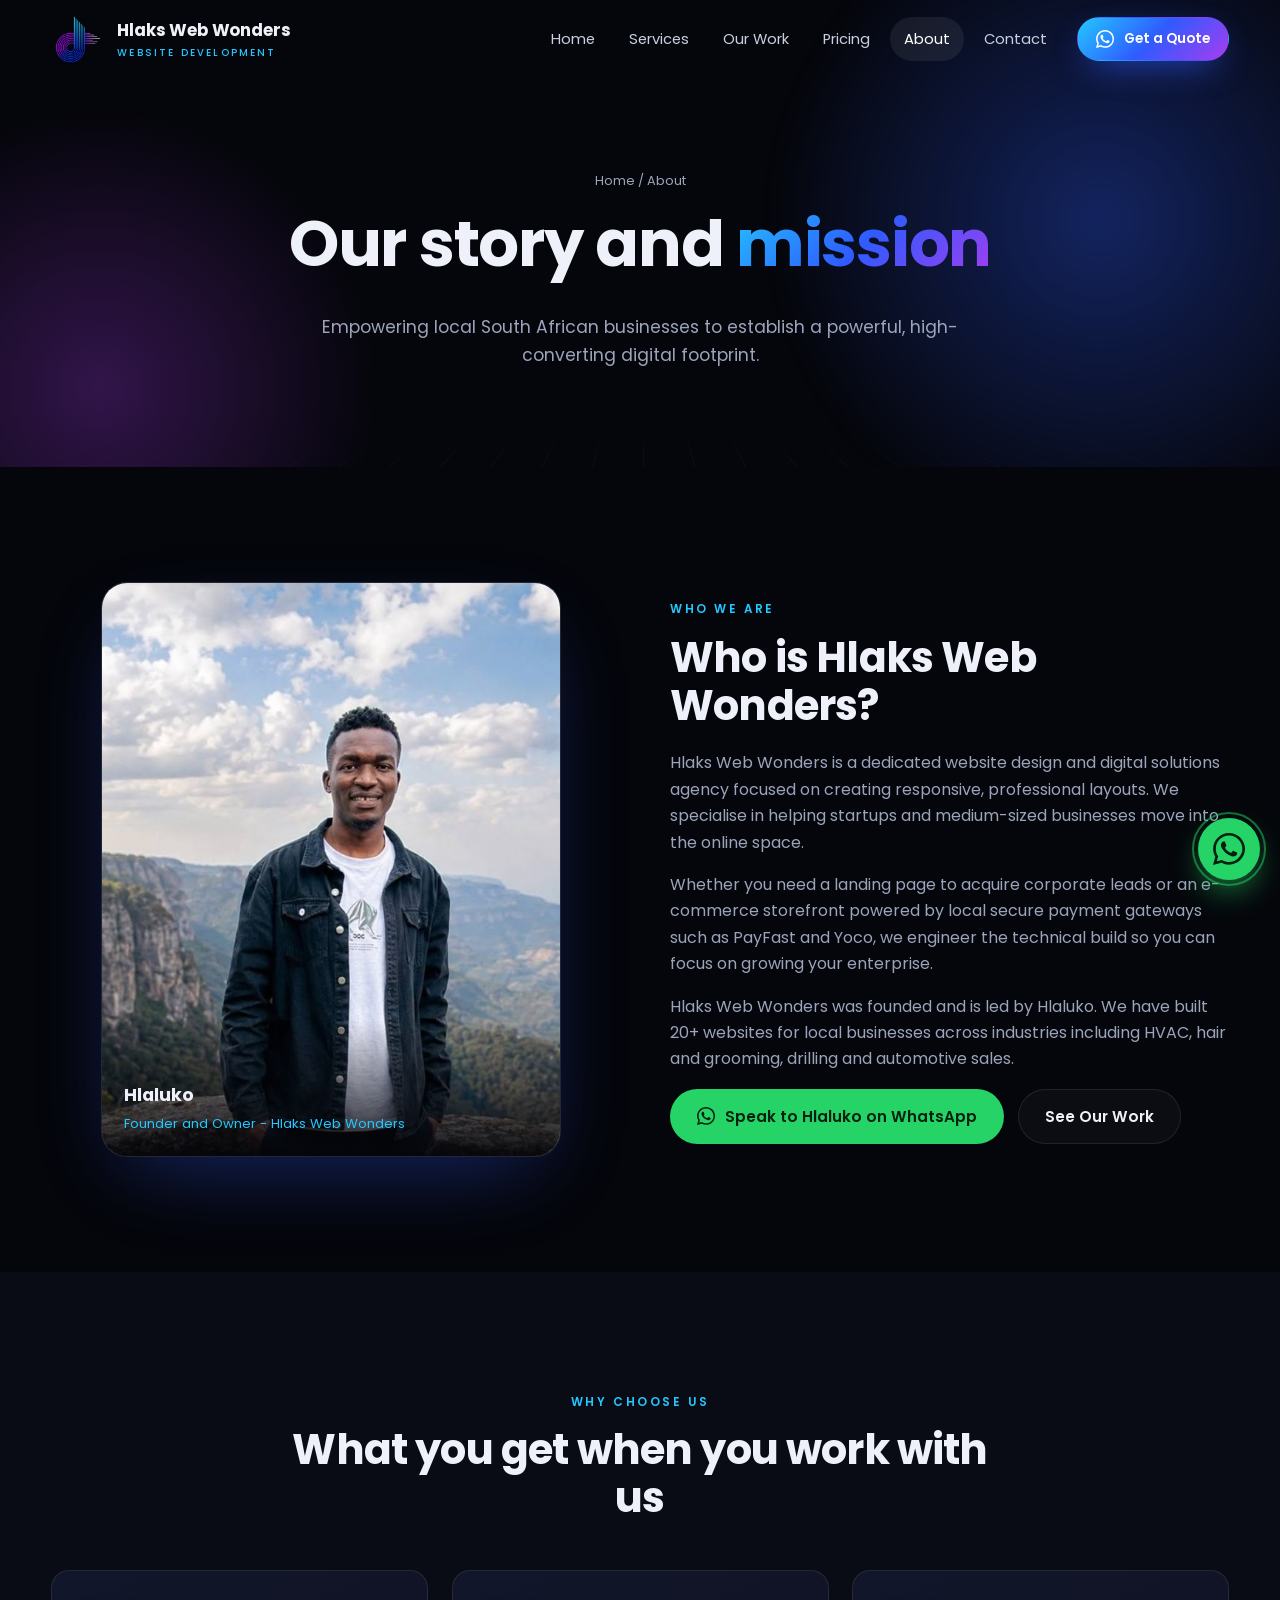
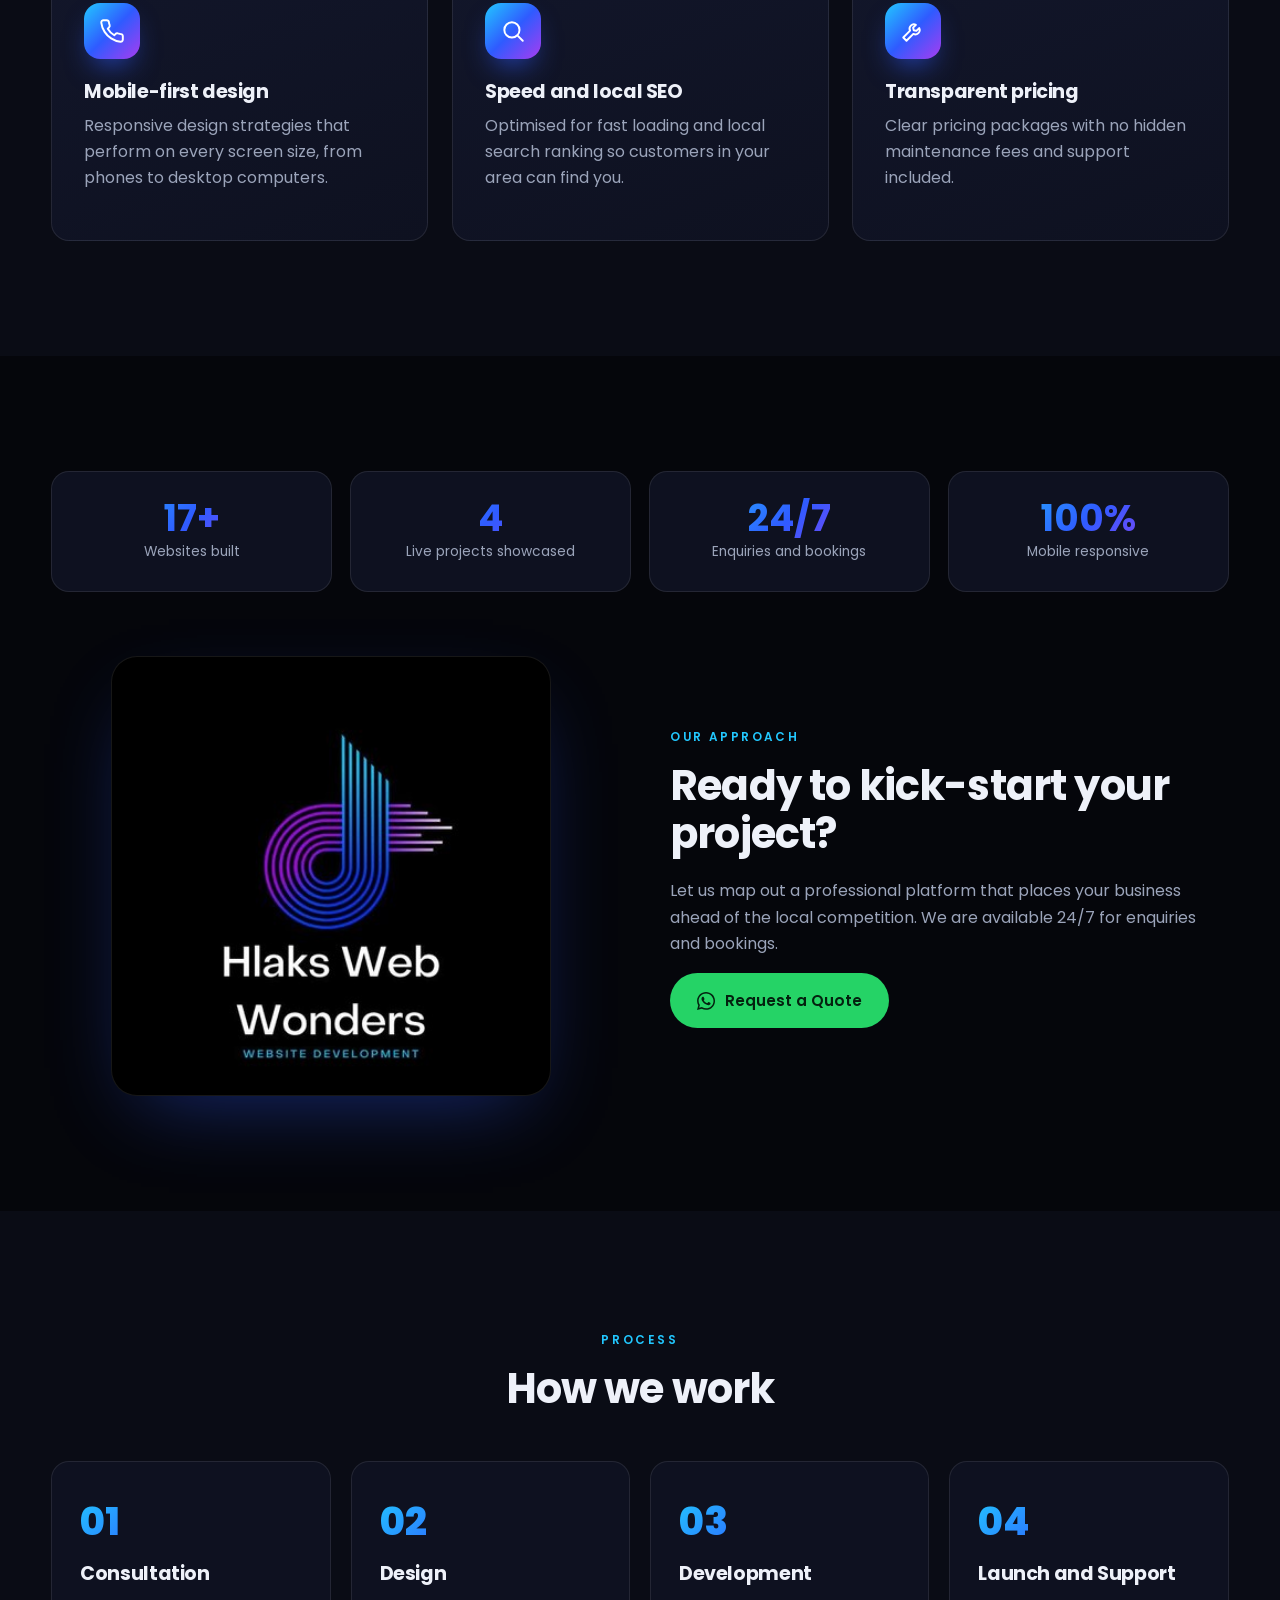
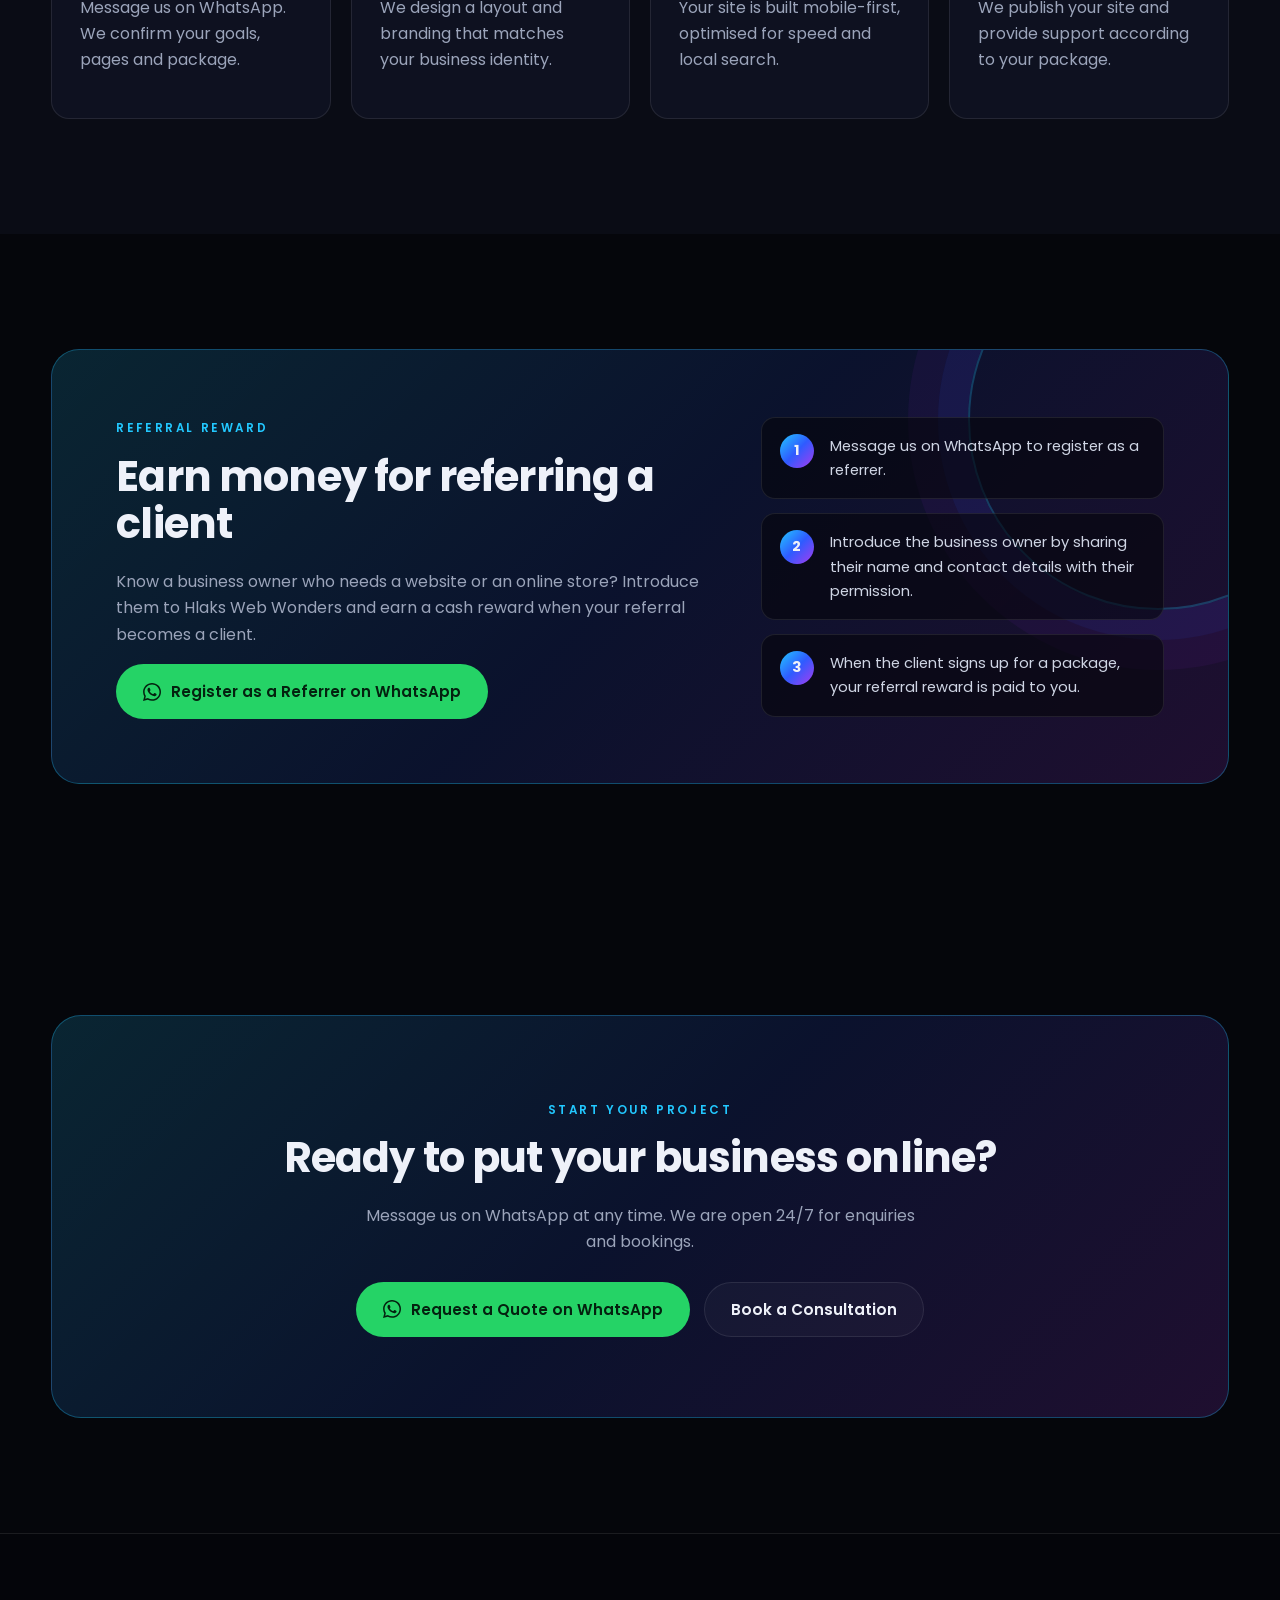
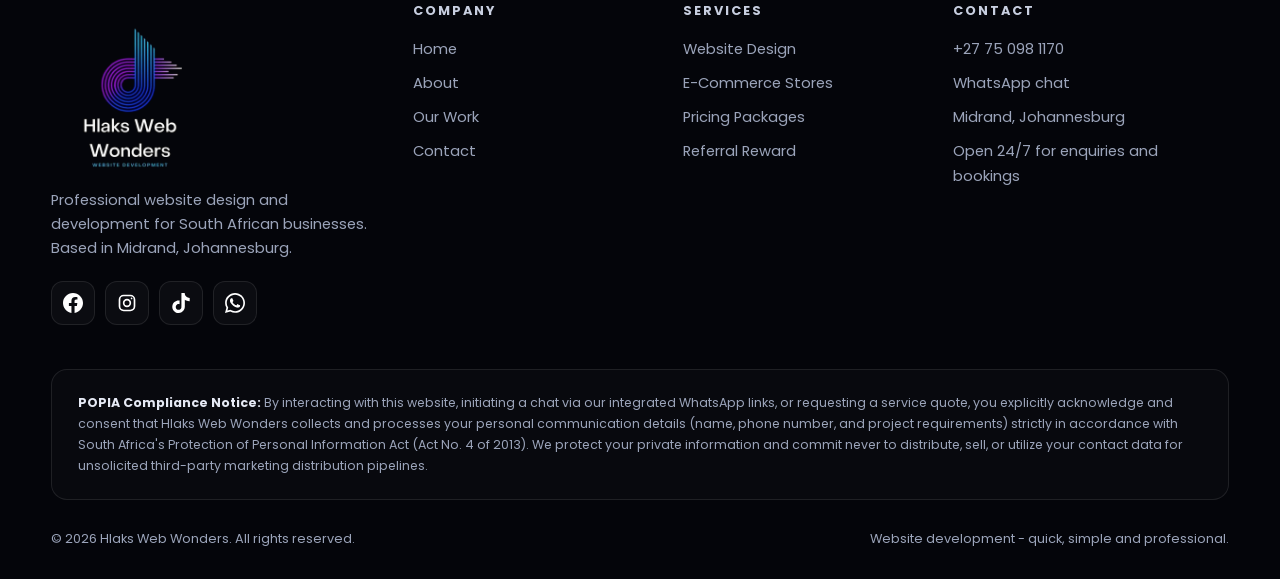
<file: about.html>
<!DOCTYPE html>
<html lang="en-ZA">
<head>
   <!-- Google tag (gtag.js) -->
<script async src="https://www.googletagmanager.com/gtag/js?id=G-NCVPQZLPFV">
</script>
<script>
  window.dataLayer = window.dataLayer || [];
  function gtag(){dataLayer.push(arguments);}
  gtag('js', new Date());

  gtag('config', 'G-NCVPQZLPFV');
</script>
<meta charset="utf-8">
<meta name="viewport" content="width=device-width, initial-scale=1">
<title>About Hlaks Web Wonders | Website Design Agency in Midrand</title>
<meta name="description" content="Learn about Hlaks Web Wonders, a website design and digital solutions agency in Midrand helping South African businesses build a high-converting online presence.">
<meta name="theme-color" content="#05060b">
<link rel="canonical" href="https://hlakswebwonders.site/about.html">
<meta property="og:type" content="website">
<meta property="og:title" content="About Hlaks Web Wonders | Website Design Agency in Midrand">
<meta property="og:description" content="Learn about Hlaks Web Wonders, a website design and digital solutions agency in Midrand helping South African businesses build a high-converting online presence.">
<meta property="og:url" content="https://hlakswebwonders.site/about.html">
<meta property="og:locale" content="en_ZA">
<link rel="icon" type="image/png" href="[data-uri]">
<link rel="preconnect" href="https://fonts.googleapis.com">
<link rel="preconnect" href="https://fonts.gstatic.com" crossorigin>
<link href="https://fonts.googleapis.com/css2?family=Poppins:wght@400;500;600;700;800&display=swap" rel="stylesheet">
<style>
/* Hlaks Web Wonders - stylesheet
   Palette taken from the logo: black, cyan, electric blue, purple, lavender */
:root{
  --bg:#05060b;
  --bg-2:#0a0c15;
  --card:#0e1120;
  --card-2:#12162a;
  --line:rgba(255,255,255,.09);
  --text:#eef1f9;
  --muted:#9ba4ba;
  --cyan:#22c8ff;
  --blue:#2f5bff;
  --purple:#a83cf0;
  --lav:#f1d4f5;
  --wa:#25d366;
  --grad:linear-gradient(135deg,#22c8ff 0%,#2f5bff 50%,#a83cf0 100%);
  --grad-soft:linear-gradient(135deg,rgba(34,200,255,.16),rgba(47,91,255,.14),rgba(168,60,240,.16));
  --radius:18px;
  --shadow:0 30px 80px -30px rgba(47,91,255,.45);
  --font:'Poppins',system-ui,-apple-system,'Segoe UI',Roboto,Arial,sans-serif;
}
*,*::before,*::after{box-sizing:border-box}
html{scroll-behavior:smooth;-webkit-text-size-adjust:100%}
body{margin:0;background:var(--bg);color:var(--text);font-family:var(--font);line-height:1.65;font-size:16px;overflow-x:hidden}
img{max-width:100%;display:block}
a{color:inherit;text-decoration:none}
ul{margin:0;padding:0;list-style:none}
h1,h2,h3,h4{line-height:1.15;margin:0 0 .5em;font-weight:700;letter-spacing:-.02em}
h1{font-size:clamp(2.2rem,5.4vw,4rem)}
h2{font-size:clamp(1.7rem,3.6vw,2.6rem)}
h3{font-size:1.2rem}
p{margin:0 0 1em;color:var(--muted)}
.container{width:min(1180px,92%);margin-inline:auto}
.section{padding:clamp(64px,9vw,116px) 0;position:relative}
.section.alt{background:var(--bg-2)}
.eyebrow{display:inline-block;font-size:.74rem;letter-spacing:.22em;text-transform:uppercase;color:var(--cyan);font-weight:600;margin-bottom:14px}
.grad-text{background:var(--grad);-webkit-background-clip:text;background-clip:text;color:transparent}
.section-head{max-width:720px;margin-bottom:48px}
.section-head.center{margin-inline:auto;text-align:center}
.skip{position:absolute;left:-999px;top:0;background:#fff;color:#000;padding:10px 16px;z-index:200}
.skip:focus{left:10px;top:10px}

/* ---------- Buttons ---------- */
.btn{display:inline-flex;align-items:center;justify-content:center;gap:10px;padding:14px 26px;border-radius:999px;font-weight:600;font-size:.95rem;border:1px solid transparent;cursor:pointer;transition:transform .25s,box-shadow .25s,background .25s;font-family:inherit;text-align:center}
.btn svg{width:18px;height:18px;flex:none}
.btn-primary{background:var(--grad);color:#fff;box-shadow:0 12px 34px -12px rgba(47,91,255,.9)}
.btn-primary:hover{transform:translateY(-3px);box-shadow:0 18px 40px -12px rgba(168,60,240,.9)}
.btn-wa{background:var(--wa);color:#04210f}
.btn-wa:hover{transform:translateY(-3px);box-shadow:0 16px 36px -14px rgba(37,211,102,.9)}
.btn-ghost{border-color:var(--line);background:rgba(255,255,255,.03);color:var(--text)}
.btn-ghost:hover{border-color:var(--cyan);transform:translateY(-3px)}
.btn-sm{padding:10px 18px;font-size:.85rem}
.btn-block{width:100%}

/* ---------- Header ---------- */
.site-header{position:fixed;inset:0 0 auto 0;z-index:100;transition:background .3s,backdrop-filter .3s,border-color .3s;border-bottom:1px solid transparent}
.site-header.scrolled{background:rgba(5,6,11,.82);backdrop-filter:blur(16px);-webkit-backdrop-filter:blur(16px);border-color:var(--line)}
.nav{display:flex;align-items:center;justify-content:space-between;height:78px}
.brand{display:flex;align-items:center;gap:12px;font-weight:700;font-size:1.05rem;letter-spacing:-.01em}
.brand img{width:54px;height:50px;object-fit:contain}
.brand small{display:block;font-size:.62rem;letter-spacing:.22em;color:var(--cyan);font-weight:500;text-transform:uppercase}
.nav-links{display:flex;align-items:center;gap:6px}
.nav-links a.link{padding:10px 14px;border-radius:999px;font-size:.92rem;color:#c8cfe0;transition:color .2s,background .2s}
.nav-links a.link:hover,.nav-links a.link.active{color:#fff;background:rgba(255,255,255,.07)}
.nav-links .btn{margin-left:10px}
.burger{display:none;width:46px;height:46px;border-radius:12px;border:1px solid var(--line);background:rgba(255,255,255,.04);cursor:pointer;position:relative}
.burger span{position:absolute;left:12px;right:12px;height:2px;background:#fff;border-radius:2px;transition:transform .3s,opacity .3s,top .3s}
.burger span:nth-child(1){top:16px}.burger span:nth-child(2){top:22px}.burger span:nth-child(3){top:28px}
.burger.open span:nth-child(1){top:22px;transform:rotate(45deg)}
.burger.open span:nth-child(2){opacity:0}
.burger.open span:nth-child(3){top:22px;transform:rotate(-45deg)}

/* ---------- Hero ---------- */
.hero{padding:150px 0 90px;position:relative;overflow:hidden;min-height:100vh;display:flex;align-items:center}
.hero-bg{position:absolute;inset:0;pointer-events:none}
.hero-bg::before{content:"";position:absolute;width:760px;height:760px;right:-200px;top:-160px;background:radial-gradient(circle,rgba(47,91,255,.35),transparent 62%);filter:blur(10px)}
.hero-bg::after{content:"";position:absolute;width:640px;height:640px;left:-220px;bottom:-240px;background:radial-gradient(circle,rgba(168,60,240,.28),transparent 62%)}
.grid-floor{position:absolute;left:-20%;right:-20%;bottom:-8%;height:55%;background-image:linear-gradient(rgba(34,200,255,.18) 1px,transparent 1px),linear-gradient(90deg,rgba(34,200,255,.18) 1px,transparent 1px);background-size:60px 60px;transform:perspective(500px) rotateX(64deg);transform-origin:50% 100%;mask-image:linear-gradient(to top,#000 10%,transparent 85%);-webkit-mask-image:linear-gradient(to top,#000 10%,transparent 85%);animation:floor 8s linear infinite;opacity:.55}
@keyframes floor{to{background-position:0 60px}}
.hero-grid{display:grid;grid-template-columns:1.05fr .95fr;gap:50px;align-items:center;position:relative;z-index:2}
.hero h1{margin-bottom:22px}
.hero p.lead{font-size:1.12rem;max-width:560px;margin-bottom:30px}
.hero-cta{display:flex;flex-wrap:wrap;gap:14px;margin-bottom:34px}
.hero-badges{display:flex;flex-wrap:wrap;gap:12px}
.badge{display:inline-flex;align-items:center;gap:8px;padding:8px 14px;border:1px solid var(--line);border-radius:999px;font-size:.8rem;color:#c8cfe0;background:rgba(255,255,255,.03)}
.badge i{width:8px;height:8px;border-radius:50%;background:var(--wa);box-shadow:0 0 0 0 rgba(37,211,102,.7);animation:pulse 2s infinite}
@keyframes pulse{70%{box-shadow:0 0 0 9px rgba(37,211,102,0)}100%{box-shadow:0 0 0 0 rgba(37,211,102,0)}}

/* 3D scene */
.scene{perspective:1400px;height:520px;position:relative}
.stack{position:absolute;inset:0;transform-style:preserve-3d;transition:transform .15s ease-out;transform:rotateX(8deg) rotateY(-16deg)}
.ring-set{position:absolute;left:50%;top:50%;width:380px;height:380px;margin:-190px 0 0 -190px;transform-style:preserve-3d;animation:spin 26s linear infinite}
.ring-set span{position:absolute;inset:0;border-radius:50%;background:var(--grad);-webkit-mask:radial-gradient(farthest-side,transparent calc(100% - 4px),#000 calc(100% - 3px));mask:radial-gradient(farthest-side,transparent calc(100% - 4px),#000 calc(100% - 3px));opacity:.9}
.ring-set span:nth-child(1){transform:translateZ(-120px) scale(1)}
.ring-set span:nth-child(2){transform:translateZ(-60px) scale(.84)}
.ring-set span:nth-child(3){transform:translateZ(0) scale(.68)}
.ring-set span:nth-child(4){transform:translateZ(60px) scale(.52)}
.ring-set span:nth-child(5){transform:translateZ(120px) scale(.36)}
@keyframes spin{to{transform:rotateY(360deg)}}
.browser{position:absolute;left:50%;top:50%;width:min(420px,88%);margin-left:calc(min(420px,88%) / -2);margin-top:-150px;transform:translateZ(90px);background:#0b0e1c;border:1px solid rgba(255,255,255,.14);border-radius:16px;overflow:hidden;box-shadow:0 40px 90px -25px rgba(34,200,255,.4),0 0 0 1px rgba(255,255,255,.03)}
.browser-bar{display:flex;align-items:center;gap:7px;padding:11px 14px;background:#10142a;border-bottom:1px solid var(--line)}
.browser-bar i{width:10px;height:10px;border-radius:50%;background:#2a3050}
.browser-bar em{margin-left:10px;flex:1;height:20px;border-radius:999px;background:#0a0d1c;font-style:normal;font-size:.66rem;color:var(--muted);display:flex;align-items:center;padding:0 12px}
.browser-body{padding:20px;display:grid;gap:12px}
.bl{height:12px;border-radius:6px;background:rgba(255,255,255,.1)}
.bl.w60{width:60%}.bl.w80{width:80%}.bl.w40{width:40%}
.bl.hero-l{height:22px;background:var(--grad);width:70%}
.bb-row{display:grid;grid-template-columns:repeat(3,1fr);gap:10px;margin-top:6px}
.bb-row div{height:64px;border-radius:10px;background:var(--grad-soft);border:1px solid var(--line)}
.bb-btn{width:120px;height:30px;border-radius:999px;background:var(--wa);margin-top:6px}
.float-card{position:absolute;padding:14px 18px;border-radius:14px;background:rgba(14,17,32,.9);border:1px solid rgba(255,255,255,.14);backdrop-filter:blur(8px);font-size:.8rem;font-weight:600;box-shadow:0 24px 50px -20px rgba(0,0,0,.8);display:flex;align-items:center;gap:10px;animation:bob 5s ease-in-out infinite}
.float-card b{display:block;font-size:1.05rem;background:var(--grad);-webkit-background-clip:text;background-clip:text;color:transparent}
.float-card small{display:block;color:var(--muted);font-weight:400;font-size:.7rem}
.fc1{left:2%;top:8%;transform:translateZ(170px)}
.fc2{right:0;top:36%;transform:translateZ(200px);animation-delay:-1.6s}
.fc3{left:8%;bottom:6%;transform:translateZ(150px);animation-delay:-3s}
@keyframes bob{0%,100%{margin-top:0}50%{margin-top:-14px}}

/* ---------- Page hero (inner pages) ---------- */
.page-hero{padding:170px 0 80px;position:relative;overflow:hidden;text-align:center}
.page-hero p{max-width:640px;margin-inline:auto;font-size:1.08rem}
.crumbs{font-size:.8rem;color:var(--muted);margin-bottom:16px}
.crumbs a:hover{color:var(--cyan)}

/* ---------- Stats ---------- */
.stats{display:grid;grid-template-columns:repeat(4,1fr);gap:18px}
.stat{padding:26px;border-radius:var(--radius);background:var(--card);border:1px solid var(--line);text-align:center}
.stat b{display:block;font-size:2.3rem;background:var(--grad);-webkit-background-clip:text;background-clip:text;color:transparent;line-height:1.1}
.stat span{font-size:.86rem;color:var(--muted)}

/* ---------- Cards / tilt ---------- */
.tilt-wrap{perspective:1100px}
.tilt{transform-style:preserve-3d;transition:transform .2s ease-out,box-shadow .3s;will-change:transform}
.card{position:relative;padding:32px;border-radius:var(--radius);background:linear-gradient(160deg,var(--card-2),var(--card));border:1px solid var(--line);overflow:hidden}
.card::before{content:"";position:absolute;inset:0;background:radial-gradient(420px circle at var(--mx,50%) var(--my,0%),rgba(34,200,255,.14),transparent 60%);opacity:0;transition:opacity .3s;pointer-events:none}
.card:hover::before{opacity:1}
.card:hover{border-color:rgba(34,200,255,.35);box-shadow:var(--shadow)}
.card .ico{width:56px;height:56px;border-radius:16px;background:var(--grad);display:grid;place-items:center;margin-bottom:22px;transform:translateZ(40px);box-shadow:0 14px 30px -12px rgba(47,91,255,.9)}
.card .ico svg{width:26px;height:26px;stroke:#fff;fill:none;stroke-width:1.8;stroke-linecap:round;stroke-linejoin:round}
.card h3,.card p{transform:translateZ(22px)}
.cols-3{display:grid;grid-template-columns:repeat(3,1fr);gap:24px}
.cols-2{display:grid;grid-template-columns:repeat(2,1fr);gap:24px}
.cols-4{display:grid;grid-template-columns:repeat(4,1fr);gap:20px}
.checks li{position:relative;padding-left:30px;margin-bottom:12px;color:#cfd5e4;font-size:.95rem}
.checks li::before{content:"";position:absolute;left:0;top:7px;width:16px;height:16px;border-radius:50%;background:var(--grad)}
.checks li::after{content:"";position:absolute;left:5px;top:11px;width:5px;height:8px;border:solid #fff;border-width:0 2px 2px 0;transform:rotate(45deg) scale(.8);transform-origin:center;margin-top:-3px}

/* ---------- Process ---------- */
.steps{display:grid;grid-template-columns:repeat(4,1fr);gap:20px;counter-reset:s}
.step{padding:28px;border-radius:var(--radius);border:1px solid var(--line);background:var(--card);position:relative;counter-increment:s}
.step::before{content:"0" counter(s);font-size:2.4rem;font-weight:800;background:var(--grad);-webkit-background-clip:text;background-clip:text;color:transparent;display:block;margin-bottom:10px}

/* ---------- Pricing ---------- */
.price-card{display:flex;flex-direction:column}
.price-card .tag{position:absolute;top:18px;right:18px;font-size:.68rem;letter-spacing:.12em;text-transform:uppercase;padding:6px 12px;border-radius:999px;background:var(--grad);font-weight:600;color:#fff;transform:translateZ(30px)}
.price-card.featured{border-color:rgba(34,200,255,.5);box-shadow:var(--shadow)}
.price{font-size:2.8rem;font-weight:800;margin:6px 0 18px;transform:translateZ(30px)}
.price small{font-size:.8rem;color:var(--muted);font-weight:500;margin-left:6px}
.price-card .checks{flex:1;margin-bottom:24px}

/* ---------- Work ---------- */
.work-grid{display:grid;grid-template-columns:repeat(2,1fr);gap:34px}
.work-card{display:flex;flex-direction:column;border-radius:var(--radius);background:linear-gradient(160deg,var(--card-2),var(--card));border:1px solid var(--line);overflow:hidden;transition:box-shadow .3s,border-color .3s}
.work-card:hover{border-color:rgba(34,200,255,.4);box-shadow:var(--shadow)}
.work-shot{position:relative;aspect-ratio:16/10;background:#0b0e1c;overflow:hidden;display:block}
.work-shot img{width:100%;height:100%;object-fit:cover;transition:transform .8s ease}
.work-card:hover .work-shot img{transform:scale(1.07)}
.work-shot .fallback{position:absolute;inset:0;display:none;place-items:center;background:var(--grad-soft);font-weight:700;font-size:1.4rem;text-align:center;padding:20px}
.work-shot.noimg .fallback{display:grid}
.work-shot .live{position:absolute;left:14px;top:14px;z-index:2;display:inline-flex;align-items:center;gap:8px;padding:6px 12px;border-radius:999px;background:rgba(5,6,11,.85);border:1px solid var(--line);font-size:.7rem;letter-spacing:.1em;text-transform:uppercase;font-weight:600}
.work-shot .live i{width:7px;height:7px;border-radius:50%;background:var(--wa);animation:pulse 2s infinite}
.work-body{padding:28px;display:flex;flex-direction:column;flex:1;transform:translateZ(20px)}
.work-body .meta{font-size:.76rem;letter-spacing:.14em;text-transform:uppercase;color:var(--cyan);margin-bottom:8px}
.work-body .checks{margin:6px 0 20px}
.work-actions{display:flex;flex-wrap:wrap;gap:12px;margin-top:auto}
.work-feature{grid-column:1/-1}

/* ---------- About ---------- */
.split{display:grid;grid-template-columns:1fr 1fr;gap:60px;align-items:center}
.founder-wrap{perspective:1200px}
.founder{position:relative;border-radius:26px;overflow:hidden;aspect-ratio:4/5;background:var(--card);border:1px solid var(--line);box-shadow:var(--shadow);max-width:460px;margin-inline:auto}
.founder img{width:100%;height:100%;object-fit:cover}
.founder .mono{position:absolute;inset:0;display:none;place-items:center;font-size:5rem;font-weight:800;background:var(--grad-soft)}
.founder.noimg .mono{display:grid}
.founder-cap{position:absolute;left:0;right:0;bottom:0;padding:60px 22px 20px;background:linear-gradient(to top,rgba(5,6,11,.95),transparent);transform:translateZ(30px)}
.founder-cap b{display:block;font-size:1.1rem}
.founder-cap span{font-size:.82rem;color:var(--cyan)}

/* ---------- Referral ---------- */
.referral{position:relative;border-radius:28px;padding:clamp(32px,6vw,64px);background:var(--grad-soft);border:1px solid rgba(34,200,255,.3);overflow:hidden;display:grid;grid-template-columns:1.2fr .8fr;gap:40px;align-items:center}
.referral::after{content:"";position:absolute;right:-120px;top:-120px;width:380px;height:380px;border-radius:50%;border:2px solid rgba(34,200,255,.25);box-shadow:0 0 0 30px rgba(47,91,255,.08),0 0 0 60px rgba(168,60,240,.06)}
.ref-steps{position:relative;z-index:2;display:grid;gap:14px}
.ref-step{display:flex;gap:16px;align-items:flex-start;padding:16px 18px;border-radius:14px;background:rgba(5,6,11,.6);border:1px solid var(--line)}
.ref-step b{flex:none;width:34px;height:34px;border-radius:50%;background:var(--grad);display:grid;place-items:center;font-size:.9rem}
.ref-step span{font-size:.92rem;color:#cfd5e4}
.referral>div:first-child{position:relative;z-index:2}

/* ---------- Contact ---------- */
.contact-grid{display:grid;grid-template-columns:1.1fr .9fr;gap:36px;align-items:start}
.form{padding:36px}
.field{margin-bottom:18px}
.field label{display:block;font-size:.82rem;font-weight:600;margin-bottom:8px;color:#cfd5e4}
.field input,.field select,.field textarea{width:100%;padding:14px 16px;border-radius:12px;background:#080a15;border:1px solid var(--line);color:var(--text);font-family:inherit;font-size:.95rem;transition:border-color .2s,box-shadow .2s}
.field textarea{min-height:130px;resize:vertical}
.field select option{background:#0b0e1c}
.field input:focus,.field select:focus,.field textarea:focus{outline:none;border-color:var(--cyan);box-shadow:0 0 0 4px rgba(34,200,255,.14)}
.consent{display:flex;gap:12px;align-items:flex-start;font-size:.8rem;color:var(--muted);margin-bottom:20px}
.consent input{margin-top:4px;width:18px;height:18px;accent-color:var(--blue);flex:none}
.form-note{font-size:.78rem;margin-top:14px;text-align:center}
.info-list{display:grid;gap:16px}
.info{display:flex;gap:16px;align-items:center;padding:20px 22px;border-radius:16px;background:var(--card);border:1px solid var(--line);transition:border-color .25s,transform .25s}
.info:hover{border-color:rgba(34,200,255,.4);transform:translateX(6px)}
.info .ico{flex:none;width:46px;height:46px;border-radius:12px;background:var(--grad);display:grid;place-items:center}
.info .ico svg{width:22px;height:22px;stroke:#fff;fill:none;stroke-width:1.8;stroke-linecap:round;stroke-linejoin:round}
.info b{display:block;font-size:.95rem}
.info span{font-size:.84rem;color:var(--muted)}
.map{border-radius:var(--radius);overflow:hidden;border:1px solid var(--line);height:360px}
.map iframe{width:100%;height:100%;border:0;filter:grayscale(.3) invert(.92) hue-rotate(180deg) contrast(.9)}
.hours{display:flex;align-items:center;gap:18px;flex-wrap:wrap;padding:24px 28px;border-radius:var(--radius);border:1px solid rgba(34,200,255,.35);background:var(--grad-soft)}
.hours b{font-size:2rem;background:var(--grad);-webkit-background-clip:text;background-clip:text;color:transparent}
.faq details{border:1px solid var(--line);border-radius:14px;background:var(--card);padding:18px 22px;margin-bottom:12px}
.faq summary{cursor:pointer;font-weight:600;list-style:none;display:flex;justify-content:space-between;gap:16px}
.faq summary::after{content:"+";color:var(--cyan);font-size:1.3rem;line-height:1}
.faq details[open] summary::after{content:"\2212"}
.faq details p{margin:12px 0 0}

/* ---------- CTA ---------- */
.cta{text-align:center;padding:clamp(40px,7vw,80px) 24px;border-radius:30px;background:var(--grad-soft);border:1px solid rgba(34,200,255,.3);position:relative;overflow:hidden}
.cta p{max-width:560px;margin-inline:auto}
.cta .hero-cta{justify-content:center;margin:26px 0 0}

/* ---------- Footer ---------- */
.site-footer{border-top:1px solid var(--line);padding:70px 0 30px;background:#04050a}
.foot-grid{display:grid;grid-template-columns:1.4fr 1fr 1fr 1.2fr;gap:40px;margin-bottom:44px}
.foot-grid h4{font-size:.8rem;letter-spacing:.16em;text-transform:uppercase;color:#c8cfe0;margin-bottom:18px}
.foot-grid li{margin-bottom:10px;font-size:.92rem;color:var(--muted)}
.foot-grid a:hover{color:var(--cyan)}
.socials{display:flex;gap:10px;margin-top:20px}
.socials a{width:44px;height:44px;border-radius:12px;border:1px solid var(--line);display:grid;place-items:center;background:rgba(255,255,255,.03);transition:transform .25s,border-color .25s,background .25s}
.socials a:hover{transform:translateY(-4px);border-color:var(--cyan);background:var(--grad-soft)}
.socials svg{width:20px;height:20px;fill:#fff}
.popia{padding:22px 26px;border-radius:16px;border:1px solid var(--line);background:rgba(255,255,255,.02);font-size:.78rem;color:var(--muted);line-height:1.7;margin-bottom:28px}
.popia strong{color:#e6eaf5}
.copy{display:flex;justify-content:space-between;flex-wrap:wrap;gap:10px;font-size:.8rem;color:var(--muted)}

/* ---------- Floating WhatsApp ---------- */
.wa-float{position:fixed;right:20px;bottom:20px;z-index:150}
.wa-fab{width:62px;height:62px;border-radius:50%;background:var(--wa);display:grid;place-items:center;border:0;cursor:pointer;box-shadow:0 14px 34px -8px rgba(37,211,102,.8);transition:transform .25s;position:relative}
.wa-fab:hover{transform:scale(1.08) rotate(-4deg)}
.wa-fab svg{width:32px;height:32px;fill:#04210f}
.wa-fab::after{content:"";position:absolute;inset:-6px;border-radius:50%;border:2px solid rgba(37,211,102,.5);animation:ping 2.4s infinite}
@keyframes ping{0%{transform:scale(.9);opacity:1}100%{transform:scale(1.35);opacity:0}}
.wa-panel{position:absolute;right:0;bottom:78px;width:min(340px,calc(100vw - 40px));background:#0d1020;border:1px solid var(--line);border-radius:20px;overflow:hidden;box-shadow:0 30px 70px -20px rgba(0,0,0,.9);opacity:0;visibility:hidden;transform:translateY(16px) scale(.97);transform-origin:bottom right;transition:opacity .25s,transform .25s,visibility .25s}
.wa-float.open .wa-panel{opacity:1;visibility:visible;transform:none}
.wa-head{padding:18px 20px;background:linear-gradient(135deg,#0d3b2a,#0a5a3a);display:flex;gap:12px;align-items:center}
.wa-head img{width:40px;height:36px;object-fit:contain;background:#05060b;border-radius:10px;padding:4px}
.wa-head b{display:block;font-size:.95rem}
.wa-head span{font-size:.74rem;color:#b9f3d1;display:flex;align-items:center;gap:6px}
.wa-head span i{width:7px;height:7px;border-radius:50%;background:var(--wa)}
.wa-body{padding:16px;display:grid;gap:8px;max-height:56vh;overflow:auto}
.wa-body p{font-size:.82rem;margin:0 0 4px}
.wa-opt{display:block;padding:12px 14px;border-radius:12px;border:1px solid var(--line);background:rgba(255,255,255,.03);font-size:.86rem;font-weight:500;transition:border-color .2s,background .2s,transform .2s}
.wa-opt:hover{border-color:var(--wa);background:rgba(37,211,102,.08);transform:translateX(4px)}

/* ---------- Reveal ---------- */
.reveal{opacity:0;transform:translateY(34px) rotateX(8deg);transition:opacity .8s ease,transform .8s cubic-bezier(.2,.7,.2,1);transform-origin:50% 100%}
.reveal.in{opacity:1;transform:none}
.d1{transition-delay:.08s}.d2{transition-delay:.16s}.d3{transition-delay:.24s}.d4{transition-delay:.32s}

/* ---------- Responsive ---------- */
@media (max-width:1024px){
  .hero-grid,.split,.contact-grid,.referral{grid-template-columns:1fr}
  .scene{height:440px}
  .cols-3{grid-template-columns:repeat(2,1fr)}
  .cols-4,.stats,.steps{grid-template-columns:repeat(2,1fr)}
  .foot-grid{grid-template-columns:1fr 1fr}
}
@media (max-width:860px){
  .burger{display:block}
  .nav-links{position:fixed;inset:78px 0 auto 0;flex-direction:column;align-items:stretch;gap:4px;padding:18px 5% 26px;background:rgba(5,6,11,.97);backdrop-filter:blur(18px);border-bottom:1px solid var(--line);transform:translateY(-120%);transition:transform .35s ease;max-height:calc(100vh - 78px);overflow:auto}
  .nav-links.open{transform:none}
  .nav-links a.link{padding:14px 16px;font-size:1rem}
  .nav-links .btn{margin:10px 0 0}
  .work-grid{grid-template-columns:1fr}
}
@media (max-width:640px){
  body{font-size:15px}
  .hero{padding:120px 0 60px;min-height:auto}
  .scene{height:380px;margin-top:10px}
  .ring-set{width:280px;height:280px;margin:-140px 0 0 -140px}
  .float-card{font-size:.7rem;padding:10px 12px}
  .fc2{right:-2%}
  .cols-3,.cols-2,.cols-4,.stats,.steps,.foot-grid{grid-template-columns:1fr}
  .stats{grid-template-columns:repeat(2,1fr)}
  .page-hero{padding:130px 0 50px}
  .form{padding:24px}
  .btn{width:100%}
  .work-actions .btn,.hero-cta .btn{width:100%}
  .copy{flex-direction:column}
  .wa-float{right:14px;bottom:14px}
}
@media (prefers-reduced-motion:reduce){
  *,*::before,*::after{animation:none!important;transition:none!important}
  .reveal{opacity:1;transform:none}
  html{scroll-behavior:auto}
}

/* real logo image (black background blends into the page) */
.logo-full{mix-blend-mode:lighten;display:block;max-width:100%;height:auto}
.foot-logo{width:170px;margin:0 0 14px -6px}
.logo-panel{border-radius:26px;border:1px solid var(--line);background:#000;padding:20px;max-width:440px;margin-inline:auto;box-shadow:var(--shadow)}
.logo-panel .logo-full{width:100%;mix-blend-mode:normal}

</style>

</head>
<body>
   <!-- ============================================================
  HLAKS WEB WONDERS - BLACK FRIDAY BANNER
  HOW TO USE: paste this whole block into index.html straight
  after the opening <body> tag. Do the same on about.html,
  our-work.html and contact.html if you want it on every page.
  It hides itself automatically after Monday 30 Nov 2026, 23:59.
  To remove it early, delete this block.
============================================================ -->
<style>
  .hww-bf { background: #04050a; border-bottom: 2px solid #38c6ff; color: #ffffff; font-family: inherit; }
  .hww-bf__inner { max-width: 1200px; margin: 0 auto; padding: 12px 48px 12px 16px; display: flex; flex-wrap: wrap; align-items: center; justify-content: center; gap: 8px 18px; position: relative; text-align: center; }
  .hww-bf__tag { font-size: 12px; font-weight: 700; letter-spacing: 0.16em; text-transform: uppercase; color: #38c6ff; }
  .hww-bf__text { font-size: 15px; line-height: 1.4; margin: 0; }
  .hww-bf__text strong { color: #38c6ff; }
  .hww-bf__btn { background: #38c6ff; color: #04050a; font-size: 14px; font-weight: 700; text-decoration: none; padding: 9px 18px; border-radius: 6px; white-space: nowrap; }
  .hww-bf__btn:hover { background: #ffffff; }
  .hww-bf__close { position: absolute; right: 8px; top: 50%; transform: translateY(-50%); width: 36px; height: 36px; background: none; border: 0; color: #aab3c7; font-size: 22px; line-height: 1; cursor: pointer; }
  .hww-bf__close:hover { color: #ffffff; }
</style>

<div class="hww-bf" id="hwwBf" role="region" aria-label="Black Friday offer" hidden>
  <div class="hww-bf__inner">
    <span class="hww-bf__tag">Black Friday Weekend</span>
    <p class="hww-bf__text"><strong>30% off all website packages.</strong> Ends Monday 30 November. Only 5 spots available.</p>
    <a class="hww-bf__btn" href="https://wa.me/27750981170?text=Hello%20Hlaks%20Web%20Wonders%2C%20I%20saw%20the%20Black%20Friday%20offer%20and%20would%20like%20to%20claim%2030%25%20off.%20Please%20reply%20with%20the%20next%20steps.">Claim My Discount</a>
    <button class="hww-bf__close" type="button" aria-label="Close banner" id="hwwBfClose">&times;</button>
  </div>
</div>

<script>
  (function () {
    var banner = document.getElementById('hwwBf');
    if (!banner) return;
    // Offer ends Monday 30 November 2026 at 23:59 South African time
    var endsAt = new Date('2026-11-30T23:59:59+02:00').getTime();
    var dismissed = false;
    try { dismissed = sessionStorage.getItem('hwwBfClosed') === '1'; } catch (e) {}
    if (Date.now() < endsAt && !dismissed) { banner.hidden = false; }
    document.getElementById('hwwBfClose').addEventListener('click', function () {
      banner.hidden = true;
      try { sessionStorage.setItem('hwwBfClosed', '1'); } catch (e) {}
    });
  })();
</script>

<a class="skip" href="#main">Skip to content</a>
<header class="site-header">
  <div class="container nav">
    <a class="brand" href="index.html" aria-label="Hlaks Web Wonders home"><img src="[data-uri]" alt="Hlaks Web Wonders logo" width="46" height="42"><span>Hlaks Web Wonders<small>Website Development</small></span></a>
    <nav class="nav-links" id="nav-links" aria-label="Main navigation">
      <a class="link" href="index.html">Home</a><a class="link" href="index.html#services">Services</a><a class="link" href="our-work.html">Our Work</a><a class="link" href="index.html#pricing">Pricing</a><a class="link active" href="about.html">About</a><a class="link" href="contact.html">Contact</a>
      <a class="btn btn-primary btn-sm" data-wa="quote" href="https://wa.me/27750981170?text=Hello%20Hlaks%20Web%20Wonders%2C%20I%20would%20like%20to%20request%20a%20quotation%20for%20a%20new%20website.%20Please%20reply%20with%20the%20next%20steps.%20%28Sent%20from%20the%20About%20page%29" target="_blank" rel="noopener noreferrer"><svg viewBox="0 0 24 24" fill="currentColor" aria-hidden="true"><path d="M17.472 14.382c-.297-.149-1.758-.867-2.03-.967-.273-.099-.471-.148-.67.15-.197.297-.767.966-.94 1.164-.173.199-.347.223-.644.075-.3-.15-1.263-.465-2.403-1.485-.888-.795-1.484-1.77-1.66-2.07-.174-.3-.019-.465.13-.615.136-.135.301-.345.451-.523.146-.181.194-.301.297-.496.1-.21.049-.375-.025-.524-.075-.15-.672-1.62-.922-2.206-.24-.584-.487-.51-.672-.51-.172-.015-.371-.015-.571-.015-.2 0-.523.074-.797.359-.273.3-1.045 1.02-1.045 2.475s1.07 2.865 1.219 3.075c.149.195 2.105 3.195 5.1 4.485.714.3 1.27.48 1.704.629.714.227 1.365.195 1.88.121.574-.091 1.767-.721 2.016-1.426.255-.705.255-1.29.18-1.425-.074-.135-.27-.21-.57-.345m-5.446 7.443h-.016c-1.77 0-3.524-.48-5.055-1.38l-.36-.214-3.75.975 1.005-3.645-.239-.375c-.99-1.576-1.516-3.391-1.516-5.26 0-5.445 4.455-9.885 9.942-9.885 2.654 0 5.145 1.035 7.021 2.91 1.875 1.859 2.909 4.35 2.909 6.99-.004 5.444-4.46 9.885-9.935 9.885M20.52 3.449C18.24 1.245 15.24 0 12.045 0 5.463 0 .104 5.334.101 11.893c0 2.096.549 4.14 1.595 5.945L0 24l6.335-1.652c1.746.943 3.71 1.444 5.71 1.447h.006c6.585 0 11.946-5.336 11.949-11.896 0-3.176-1.24-6.165-3.495-8.411"/></svg>Get a Quote</a>
    </nav>
    <button class="burger" aria-label="Toggle menu" aria-expanded="false" aria-controls="nav-links"><span></span><span></span><span></span></button>
  </div>
</header>
<main id="main">
<section class="page-hero"><div class="hero-bg"><div class="grid-floor"></div></div><div class="container" style="position:relative;z-index:2">
  <div class="crumbs"><a href="index.html">Home</a> / About</div>
  <h1>Our story and <span class="grad-text">mission</span></h1>
  <p>Empowering local South African businesses to establish a powerful, high-converting digital footprint.</p></div></section>
<section class="section"><div class="container split">
  <div class="founder-wrap reveal"><div class="founder tilt" data-tilt="6">
    <img src="[data-uri]" alt="Hlaluko, founder and owner of Hlaks Web Wonders" data-fallback>
    <span class="mono">H</span>
    <div class="founder-cap"><b>Hlaluko</b><span>Founder and Owner - Hlaks Web Wonders</span></div></div></div>
  <div class="reveal d2"><span class="eyebrow">Who we are</span><h2>Who is Hlaks Web Wonders?</h2>
    <p>Hlaks Web Wonders is a dedicated website design and digital solutions agency focused on creating responsive, professional layouts. We specialise in helping startups and medium-sized businesses move into the online space.</p>
    <p>Whether you need a landing page to acquire corporate leads or an e-commerce storefront powered by local secure payment gateways such as PayFast and Yoco, we engineer the technical build so you can focus on growing your enterprise.</p>
    <p>Hlaks Web Wonders was founded and is led by Hlaluko. We have built 20+ websites for local businesses across industries including HVAC, hair and grooming, drilling and automotive sales.</p>
    <div class="hero-cta" style="margin-bottom:0"><a class="btn btn-wa" data-wa="booking" href="https://wa.me/27750981170?text=Hello%20Hlaks%20Web%20Wonders%2C%20I%20would%20like%20to%20book%20a%20consultation%20for%20a%20website%20project.%20Please%20reply%20with%20the%20next%20steps.%20%28Sent%20from%20the%20About%20page%29" target="_blank" rel="noopener noreferrer"><svg viewBox="0 0 24 24" fill="currentColor" aria-hidden="true"><path d="M17.472 14.382c-.297-.149-1.758-.867-2.03-.967-.273-.099-.471-.148-.67.15-.197.297-.767.966-.94 1.164-.173.199-.347.223-.644.075-.3-.15-1.263-.465-2.403-1.485-.888-.795-1.484-1.77-1.66-2.07-.174-.3-.019-.465.13-.615.136-.135.301-.345.451-.523.146-.181.194-.301.297-.496.1-.21.049-.375-.025-.524-.075-.15-.672-1.62-.922-2.206-.24-.584-.487-.51-.672-.51-.172-.015-.371-.015-.571-.015-.2 0-.523.074-.797.359-.273.3-1.045 1.02-1.045 2.475s1.07 2.865 1.219 3.075c.149.195 2.105 3.195 5.1 4.485.714.3 1.27.48 1.704.629.714.227 1.365.195 1.88.121.574-.091 1.767-.721 2.016-1.426.255-.705.255-1.29.18-1.425-.074-.135-.27-.21-.57-.345m-5.446 7.443h-.016c-1.77 0-3.524-.48-5.055-1.38l-.36-.214-3.75.975 1.005-3.645-.239-.375c-.99-1.576-1.516-3.391-1.516-5.26 0-5.445 4.455-9.885 9.942-9.885 2.654 0 5.145 1.035 7.021 2.91 1.875 1.859 2.909 4.35 2.909 6.99-.004 5.444-4.46 9.885-9.935 9.885M20.52 3.449C18.24 1.245 15.24 0 12.045 0 5.463 0 .104 5.334.101 11.893c0 2.096.549 4.14 1.595 5.945L0 24l6.335-1.652c1.746.943 3.71 1.444 5.71 1.447h.006c6.585 0 11.946-5.336 11.949-11.896 0-3.176-1.24-6.165-3.495-8.411"/></svg>Speak to Hlaluko on WhatsApp</a><a class="btn btn-ghost" href="our-work.html">See Our Work</a></div></div>
</div></section>
<section class="section alt"><div class="container">
  <div class="section-head center reveal"><span class="eyebrow">Why choose us</span><h2>What you get when you work with us</h2></div>
  <div class="cols-3 tilt-wrap">
    <article class="card tilt reveal d1" data-tilt="9"><div class="ico"><svg viewBox="0 0 24 24" aria-hidden="true"><path d="M22 16.9v3a2 2 0 0 1-2.2 2 19.8 19.8 0 0 1-8.6-3.1 19.5 19.5 0 0 1-6-6A19.8 19.8 0 0 1 2.1 4.2 2 2 0 0 1 4.1 2h3a2 2 0 0 1 2 1.7c.1 1 .4 1.9.7 2.8a2 2 0 0 1-.5 2.1L8.1 9.9a16 16 0 0 0 6 6l1.3-1.3a2 2 0 0 1 2.1-.4c.9.3 1.8.6 2.8.7a2 2 0 0 1 1.7 2z"/></svg></div><h3>Mobile-first design</h3><p>Responsive design strategies that perform on every screen size, from phones to desktop computers.</p></article>
    <article class="card tilt reveal d2" data-tilt="9"><div class="ico"><svg viewBox="0 0 24 24" aria-hidden="true"><circle cx="11" cy="11" r="7"/><path d="M21 21l-4.3-4.3"/></svg></div><h3>Speed and local SEO</h3><p>Optimised for fast loading and local search ranking so customers in your area can find you.</p></article>
    <article class="card tilt reveal d3" data-tilt="9"><div class="ico"><svg viewBox="0 0 24 24" aria-hidden="true"><path d="M14.7 6.3a4 4 0 0 0-5.4 5.4L3 18l3 3 6.3-6.3a4 4 0 0 0 5.4-5.4l-2.6 2.6-2.4-.6-.6-2.4z"/></svg></div><h3>Transparent pricing</h3><p>Clear pricing packages with no hidden maintenance fees and support included.</p></article>
  </div>
</div></section>
<section class="section"><div class="container"><div class="stats">
    <div class="stat reveal d1"><b data-count="20" data-suffix="+">20+</b><span>Websites built</span></div>
    <div class="stat reveal d2"><b data-count="5" data-suffix="">5</b><span>Live projects showcased</span></div>
    <div class="stat reveal d3"><b>24/7</b><span>Enquiries and bookings</span></div>
    <div class="stat reveal d4"><b>100%</b><span>Mobile responsive</span></div></div>
  <div class="split" style="margin-top:64px">
    <div class="reveal"><div class="logo-panel tilt" data-tilt="8"><img class="logo-full" src="[data-uri]" alt="Hlaks Web Wonders logo - Website Development" width="360" height="360"></div></div>
    <div class="reveal d2"><span class="eyebrow">Our approach</span><h2>Ready to kick-start your project?</h2><p>Let us map out a professional platform that places your business ahead of the local competition. We are available 24/7 for enquiries and bookings.</p>
    <div class="hero-cta" style="margin-bottom:0"><a class="btn btn-wa" data-wa="quote" href="https://wa.me/27750981170?text=Hello%20Hlaks%20Web%20Wonders%2C%20I%20would%20like%20to%20request%20a%20quotation%20for%20a%20new%20website.%20Please%20reply%20with%20the%20next%20steps.%20%28Sent%20from%20the%20About%20page%29" target="_blank" rel="noopener noreferrer"><svg viewBox="0 0 24 24" fill="currentColor" aria-hidden="true"><path d="M17.472 14.382c-.297-.149-1.758-.867-2.03-.967-.273-.099-.471-.148-.67.15-.197.297-.767.966-.94 1.164-.173.199-.347.223-.644.075-.3-.15-1.263-.465-2.403-1.485-.888-.795-1.484-1.77-1.66-2.07-.174-.3-.019-.465.13-.615.136-.135.301-.345.451-.523.146-.181.194-.301.297-.496.1-.21.049-.375-.025-.524-.075-.15-.672-1.62-.922-2.206-.24-.584-.487-.51-.672-.51-.172-.015-.371-.015-.571-.015-.2 0-.523.074-.797.359-.273.3-1.045 1.02-1.045 2.475s1.07 2.865 1.219 3.075c.149.195 2.105 3.195 5.1 4.485.714.3 1.27.48 1.704.629.714.227 1.365.195 1.88.121.574-.091 1.767-.721 2.016-1.426.255-.705.255-1.29.18-1.425-.074-.135-.27-.21-.57-.345m-5.446 7.443h-.016c-1.77 0-3.524-.48-5.055-1.38l-.36-.214-3.75.975 1.005-3.645-.239-.375c-.99-1.576-1.516-3.391-1.516-5.26 0-5.445 4.455-9.885 9.942-9.885 2.654 0 5.145 1.035 7.021 2.91 1.875 1.859 2.909 4.35 2.909 6.99-.004 5.444-4.46 9.885-9.935 9.885M20.52 3.449C18.24 1.245 15.24 0 12.045 0 5.463 0 .104 5.334.101 11.893c0 2.096.549 4.14 1.595 5.945L0 24l6.335-1.652c1.746.943 3.71 1.444 5.71 1.447h.006c6.585 0 11.946-5.336 11.949-11.896 0-3.176-1.24-6.165-3.495-8.411"/></svg>Request a Quote</a></div></div>
  </div>
</div></section>
<section class="section alt"><div class="container"><div class="section-head center reveal"><span class="eyebrow">Process</span><h2>How we work</h2></div><div class="steps">
  <div class="step reveal d1"><h3>Consultation</h3><p>Message us on WhatsApp. We confirm your goals, pages and package.</p></div>
  <div class="step reveal d2"><h3>Design</h3><p>We design a layout and branding that matches your business identity.</p></div>
  <div class="step reveal d3"><h3>Development</h3><p>Your site is built mobile-first, optimised for speed and local search.</p></div>
  <div class="step reveal d4"><h3>Launch and Support</h3><p>We publish your site and provide support according to your package.</p></div></div></div></section>
<section class="section" id="referral"><div class="container">
  <div class="referral reveal">
    <div><span class="eyebrow">Referral Reward</span><h2>Earn money for referring a client</h2>
    <p>Know a business owner who needs a website or an online store? Introduce them to Hlaks Web Wonders and earn a cash reward when your referral becomes a client.</p>
    <a class="btn btn-wa" data-wa="referral" href="https://wa.me/27750981170?text=Hello%20Hlaks%20Web%20Wonders%2C%20I%20would%20like%20to%20register%20as%20a%20referrer%20and%20receive%20the%20details%20of%20the%20referral%20reward.%20Please%20reply%20with%20the%20next%20steps.%20%28Sent%20from%20the%20About%20page%29" target="_blank" rel="noopener noreferrer"><svg viewBox="0 0 24 24" fill="currentColor" aria-hidden="true"><path d="M17.472 14.382c-.297-.149-1.758-.867-2.03-.967-.273-.099-.471-.148-.67.15-.197.297-.767.966-.94 1.164-.173.199-.347.223-.644.075-.3-.15-1.263-.465-2.403-1.485-.888-.795-1.484-1.77-1.66-2.07-.174-.3-.019-.465.13-.615.136-.135.301-.345.451-.523.146-.181.194-.301.297-.496.1-.21.049-.375-.025-.524-.075-.15-.672-1.62-.922-2.206-.24-.584-.487-.51-.672-.51-.172-.015-.371-.015-.571-.015-.2 0-.523.074-.797.359-.273.3-1.045 1.02-1.045 2.475s1.07 2.865 1.219 3.075c.149.195 2.105 3.195 5.1 4.485.714.3 1.27.48 1.704.629.714.227 1.365.195 1.88.121.574-.091 1.767-.721 2.016-1.426.255-.705.255-1.29.18-1.425-.074-.135-.27-.21-.57-.345m-5.446 7.443h-.016c-1.77 0-3.524-.48-5.055-1.38l-.36-.214-3.75.975 1.005-3.645-.239-.375c-.99-1.576-1.516-3.391-1.516-5.26 0-5.445 4.455-9.885 9.942-9.885 2.654 0 5.145 1.035 7.021 2.91 1.875 1.859 2.909 4.35 2.909 6.99-.004 5.444-4.46 9.885-9.935 9.885M20.52 3.449C18.24 1.245 15.24 0 12.045 0 5.463 0 .104 5.334.101 11.893c0 2.096.549 4.14 1.595 5.945L0 24l6.335-1.652c1.746.943 3.71 1.444 5.71 1.447h.006c6.585 0 11.946-5.336 11.949-11.896 0-3.176-1.24-6.165-3.495-8.411"/></svg>Register as a Referrer on WhatsApp</a></div>
    <div class="ref-steps">
      <div class="ref-step"><b>1</b><span>Message us on WhatsApp to register as a referrer.</span></div>
      <div class="ref-step"><b>2</b><span>Introduce the business owner by sharing their name and contact details with their permission.</span></div>
      <div class="ref-step"><b>3</b><span>When the client signs up for a package, your referral reward is paid to you.</span></div>
    </div>
  </div>
</div></section>

<section class="section"><div class="container"><div class="cta reveal">
  <span class="eyebrow">Start your project</span><h2>Ready to put your business online?</h2><p>Message us on WhatsApp at any time. We are open 24/7 for enquiries and bookings.</p>
  <div class="hero-cta"><a class="btn btn-wa" data-wa="quote" href="https://wa.me/27750981170?text=Hello%20Hlaks%20Web%20Wonders%2C%20I%20would%20like%20to%20request%20a%20quotation%20for%20a%20new%20website.%20Please%20reply%20with%20the%20next%20steps.%20%28Sent%20from%20the%20About%20page%29" target="_blank" rel="noopener noreferrer"><svg viewBox="0 0 24 24" fill="currentColor" aria-hidden="true"><path d="M17.472 14.382c-.297-.149-1.758-.867-2.03-.967-.273-.099-.471-.148-.67.15-.197.297-.767.966-.94 1.164-.173.199-.347.223-.644.075-.3-.15-1.263-.465-2.403-1.485-.888-.795-1.484-1.77-1.66-2.07-.174-.3-.019-.465.13-.615.136-.135.301-.345.451-.523.146-.181.194-.301.297-.496.1-.21.049-.375-.025-.524-.075-.15-.672-1.62-.922-2.206-.24-.584-.487-.51-.672-.51-.172-.015-.371-.015-.571-.015-.2 0-.523.074-.797.359-.273.3-1.045 1.02-1.045 2.475s1.07 2.865 1.219 3.075c.149.195 2.105 3.195 5.1 4.485.714.3 1.27.48 1.704.629.714.227 1.365.195 1.88.121.574-.091 1.767-.721 2.016-1.426.255-.705.255-1.29.18-1.425-.074-.135-.27-.21-.57-.345m-5.446 7.443h-.016c-1.77 0-3.524-.48-5.055-1.38l-.36-.214-3.75.975 1.005-3.645-.239-.375c-.99-1.576-1.516-3.391-1.516-5.26 0-5.445 4.455-9.885 9.942-9.885 2.654 0 5.145 1.035 7.021 2.91 1.875 1.859 2.909 4.35 2.909 6.99-.004 5.444-4.46 9.885-9.935 9.885M20.52 3.449C18.24 1.245 15.24 0 12.045 0 5.463 0 .104 5.334.101 11.893c0 2.096.549 4.14 1.595 5.945L0 24l6.335-1.652c1.746.943 3.71 1.444 5.71 1.447h.006c6.585 0 11.946-5.336 11.949-11.896 0-3.176-1.24-6.165-3.495-8.411"/></svg>Request a Quote on WhatsApp</a><a class="btn btn-ghost" data-wa="booking" href="https://wa.me/27750981170?text=Hello%20Hlaks%20Web%20Wonders%2C%20I%20would%20like%20to%20book%20a%20consultation%20for%20a%20website%20project.%20Please%20reply%20with%20the%20next%20steps.%20%28Sent%20from%20the%20About%20page%29" target="_blank" rel="noopener noreferrer">Book a Consultation</a></div>
</div></div></section>

</main>
<footer class="site-footer">
  <div class="container">
    <div class="foot-grid">
      <div>
        <a href="index.html" aria-label="Hlaks Web Wonders home"><img class="logo-full foot-logo" src="[data-uri]" alt="Hlaks Web Wonders logo - Website Development" width="170" height="170"></a>
        <p style="margin-top:6px;font-size:.92rem">Professional website design and development for South African businesses. Based in Midrand, Johannesburg.</p>
        <div class="socials">
          <a href="https://www.facebook.com/p/Hlaks-Web-Wonders-61583566707693/" target="_blank" rel="noopener noreferrer" aria-label="Hlaks Web Wonders on Facebook"><svg viewBox="0 0 24 24" aria-hidden="true"><path d="M24 12.073c0-6.627-5.373-12-12-12s-12 5.373-12 12c0 5.99 4.388 10.954 10.125 11.854v-8.385H7.078v-3.47h3.047V9.43c0-3.007 1.792-4.669 4.533-4.669 1.312 0 2.686.235 2.686.235v2.953H15.83c-1.491 0-1.956.925-1.956 1.874v2.25h3.328l-.532 3.47h-2.796v8.385C19.612 23.027 24 18.062 24 12.073z"/></svg></a>
          <a href="https://www.instagram.com/hlakswebwonders?igsh=bjZuZzh0eWhqZzV2" target="_blank" rel="noopener noreferrer" aria-label="Hlaks Web Wonders on Instagram"><svg viewBox="0 0 24 24" aria-hidden="true" style="fill:none;stroke:#fff;stroke-width:2;stroke-linecap:round;stroke-linejoin:round"><rect x="3" y="3" width="18" height="18" rx="5"/><circle cx="12" cy="12" r="4"/><circle cx="17.5" cy="6.5" r="1" style="fill:#fff;stroke:none"/></svg></a>
          <a href="https://www.tiktok.com/@hlakswebwonders" target="_blank" rel="noopener noreferrer" aria-label="Hlaks Web Wonders on TikTok"><svg viewBox="0 0 24 24" aria-hidden="true"><path d="M12.525.02c1.31-.02 2.61-.01 3.91-.02.08 1.53.63 3.09 1.75 4.17 1.12 1.11 2.7 1.62 4.24 1.79v4.03c-1.44-.05-2.89-.35-4.2-.97-.57-.26-1.1-.59-1.62-.93-.01 2.92.01 5.84-.02 8.75-.08 1.4-.54 2.79-1.35 3.94-1.31 1.92-3.58 3.17-5.91 3.21-1.43.08-2.86-.31-4.08-1.03-2.02-1.19-3.44-3.37-3.65-5.71-.02-.5-.03-1-.01-1.49.18-1.9 1.12-3.72 2.58-4.96 1.66-1.44 3.98-2.13 6.15-1.72.02 1.48-.04 2.96-.04 4.44-.99-.32-2.15-.23-3.02.37-.63.41-1.11 1.04-1.36 1.75-.21.51-.15 1.07-.14 1.61.24 1.64 1.82 3.02 3.5 2.87 1.12-.01 2.19-.66 2.77-1.61.19-.33.4-.67.41-1.06.1-1.79.06-3.57.07-5.36.01-4.03-.01-8.05.02-12.07z"/></svg></a>
          <a data-wa="general" href="https://wa.me/27750981170?text=Hello%20Hlaks%20Web%20Wonders%2C%20I%20would%20like%20to%20make%20an%20enquiry%20about%20your%20website%20development%20services.%20Please%20reply%20with%20the%20next%20steps.%20%28Sent%20from%20the%20About%20page%29" target="_blank" rel="noopener noreferrer" aria-label="Chat with Hlaks Web Wonders on WhatsApp"><svg viewBox="0 0 24 24" fill="#fff" aria-hidden="true"><path d="M17.472 14.382c-.297-.149-1.758-.867-2.03-.967-.273-.099-.471-.148-.67.15-.197.297-.767.966-.94 1.164-.173.199-.347.223-.644.075-.3-.15-1.263-.465-2.403-1.485-.888-.795-1.484-1.77-1.66-2.07-.174-.3-.019-.465.13-.615.136-.135.301-.345.451-.523.146-.181.194-.301.297-.496.1-.21.049-.375-.025-.524-.075-.15-.672-1.62-.922-2.206-.24-.584-.487-.51-.672-.51-.172-.015-.371-.015-.571-.015-.2 0-.523.074-.797.359-.273.3-1.045 1.02-1.045 2.475s1.07 2.865 1.219 3.075c.149.195 2.105 3.195 5.1 4.485.714.3 1.27.48 1.704.629.714.227 1.365.195 1.88.121.574-.091 1.767-.721 2.016-1.426.255-.705.255-1.29.18-1.425-.074-.135-.27-.21-.57-.345m-5.446 7.443h-.016c-1.77 0-3.524-.48-5.055-1.38l-.36-.214-3.75.975 1.005-3.645-.239-.375c-.99-1.576-1.516-3.391-1.516-5.26 0-5.445 4.455-9.885 9.942-9.885 2.654 0 5.145 1.035 7.021 2.91 1.875 1.859 2.909 4.35 2.909 6.99-.004 5.444-4.46 9.885-9.935 9.885M20.52 3.449C18.24 1.245 15.24 0 12.045 0 5.463 0 .104 5.334.101 11.893c0 2.096.549 4.14 1.595 5.945L0 24l6.335-1.652c1.746.943 3.71 1.444 5.71 1.447h.006c6.585 0 11.946-5.336 11.949-11.896 0-3.176-1.24-6.165-3.495-8.411"/></svg></a>
        </div>
      </div>
      <div><h4>Company</h4><ul><li><a href="index.html">Home</a></li><li><a href="about.html">About</a></li><li><a href="our-work.html">Our Work</a></li><li><a href="contact.html">Contact</a></li></ul></div>
      <div><h4>Services</h4><ul><li><a href="index.html#services">Website Design</a></li><li><a href="index.html#services">E-Commerce Stores</a></li><li><a href="index.html#pricing">Pricing Packages</a></li><li><a href="index.html#referral">Referral Reward</a></li></ul></div>
      <div><h4>Contact</h4><ul>
        <li><a href="tel:+27750981170">+27 75 098 1170</a></li>
        <li><a data-wa="general" href="https://wa.me/27750981170?text=Hello%20Hlaks%20Web%20Wonders%2C%20I%20would%20like%20to%20make%20an%20enquiry%20about%20your%20website%20development%20services.%20Please%20reply%20with%20the%20next%20steps.%20%28Sent%20from%20the%20About%20page%29" target="_blank" rel="noopener noreferrer">WhatsApp chat</a></li>
        <li>Midrand, Johannesburg</li>
        <li>Open 24/7 for enquiries and bookings</li></ul></div>
    </div>
    <div class="popia" id="popia"><strong>POPIA Compliance Notice:</strong> By interacting with this website, initiating a chat via our integrated WhatsApp links, or requesting a service quote, you explicitly acknowledge and consent that Hlaks Web Wonders collects and processes your personal communication details (name, phone number, and project requirements) strictly in accordance with South Africa's Protection of Personal Information Act (Act No. 4 of 2013). We protect your private information and commit never to distribute, sell, or utilize your contact data for unsolicited third-party marketing distribution pipelines.</div>
    <div class="copy"><span>&copy; <span data-year>2026</span> Hlaks Web Wonders. All rights reserved.</span><span>Website development - quick, simple and professional.</span></div>
  </div>
</footer>
<div class="wa-float">
  <div class="wa-panel" role="dialog" aria-label="WhatsApp enquiry options">
    <div class="wa-head"><img src="[data-uri]" alt=""><div><b>Hlaks Web Wonders</b><span><i></i>Open 24/7 - enquiries and bookings</span></div></div>
    <div class="wa-body"><p>Select a topic. WhatsApp opens with a message prepared for that topic.</p><a class="wa-opt" data-wa="general" href="https://wa.me/27750981170?text=Hello%20Hlaks%20Web%20Wonders%2C%20I%20would%20like%20to%20make%20an%20enquiry%20about%20your%20website%20development%20services.%20Please%20reply%20with%20the%20next%20steps.%20%28Sent%20from%20the%20About%20page%29" target="_blank" rel="noopener noreferrer">General enquiry</a><a class="wa-opt" data-wa="quote" href="https://wa.me/27750981170?text=Hello%20Hlaks%20Web%20Wonders%2C%20I%20would%20like%20to%20request%20a%20quotation%20for%20a%20new%20website.%20Please%20reply%20with%20the%20next%20steps.%20%28Sent%20from%20the%20About%20page%29" target="_blank" rel="noopener noreferrer">Request a quotation</a><a class="wa-opt" data-wa="booking" href="https://wa.me/27750981170?text=Hello%20Hlaks%20Web%20Wonders%2C%20I%20would%20like%20to%20book%20a%20consultation%20for%20a%20website%20project.%20Please%20reply%20with%20the%20next%20steps.%20%28Sent%20from%20the%20About%20page%29" target="_blank" rel="noopener noreferrer">Book a consultation</a><a class="wa-opt" data-wa="startup" href="https://wa.me/27750981170?text=Hello%20Hlaks%20Web%20Wonders%2C%20I%20am%20interested%20in%20the%20Startup%20Package%20%28R1%2C500%29%20and%20would%20like%20to%20get%20started.%20Please%20reply%20with%20the%20next%20steps.%20%28Sent%20from%20the%20About%20page%29" target="_blank" rel="noopener noreferrer">Startup Package - R1,500</a><a class="wa-opt" data-wa="business" href="https://wa.me/27750981170?text=Hello%20Hlaks%20Web%20Wonders%2C%20I%20am%20interested%20in%20the%20Business%20Growth%20package%20%28R3%2C000%29%20and%20would%20like%20to%20get%20started.%20Please%20reply%20with%20the%20next%20steps.%20%28Sent%20from%20the%20About%20page%29" target="_blank" rel="noopener noreferrer">Business Growth - R3,000</a><a class="wa-opt" data-wa="ecommerce" href="https://wa.me/27750981170?text=Hello%20Hlaks%20Web%20Wonders%2C%20I%20am%20interested%20in%20the%20E-Commerce%20Wonder%20package%20%28R5%2C000%29%20and%20would%20like%20to%20get%20started.%20Please%20reply%20with%20the%20next%20steps.%20%28Sent%20from%20the%20About%20page%29" target="_blank" rel="noopener noreferrer">E-Commerce Wonder - R5,000</a><a class="wa-opt" data-wa="redesign" href="https://wa.me/27750981170?text=Hello%20Hlaks%20Web%20Wonders%2C%20I%20would%20like%20to%20redesign%20my%20existing%20website.%20Please%20reply%20with%20the%20next%20steps.%20%28Sent%20from%20the%20About%20page%29" target="_blank" rel="noopener noreferrer">Redesign my website</a><a class="wa-opt" data-wa="support" href="https://wa.me/27750981170?text=Hello%20Hlaks%20Web%20Wonders%2C%20I%20need%20support%20or%20maintenance%20for%20my%20website.%20Please%20reply%20with%20the%20next%20steps.%20%28Sent%20from%20the%20About%20page%29" target="_blank" rel="noopener noreferrer">Website support</a><a class="wa-opt" data-wa="referral" href="https://wa.me/27750981170?text=Hello%20Hlaks%20Web%20Wonders%2C%20I%20would%20like%20to%20register%20as%20a%20referrer%20and%20receive%20the%20details%20of%20the%20referral%20reward.%20Please%20reply%20with%20the%20next%20steps.%20%28Sent%20from%20the%20About%20page%29" target="_blank" rel="noopener noreferrer">Referral programme</a></div>
  </div>
  <button class="wa-fab" aria-label="Open WhatsApp enquiry menu" aria-expanded="false"><svg viewBox="0 0 24 24" fill="currentColor" aria-hidden="true"><path d="M17.472 14.382c-.297-.149-1.758-.867-2.03-.967-.273-.099-.471-.148-.67.15-.197.297-.767.966-.94 1.164-.173.199-.347.223-.644.075-.3-.15-1.263-.465-2.403-1.485-.888-.795-1.484-1.77-1.66-2.07-.174-.3-.019-.465.13-.615.136-.135.301-.345.451-.523.146-.181.194-.301.297-.496.1-.21.049-.375-.025-.524-.075-.15-.672-1.62-.922-2.206-.24-.584-.487-.51-.672-.51-.172-.015-.371-.015-.571-.015-.2 0-.523.074-.797.359-.273.3-1.045 1.02-1.045 2.475s1.07 2.865 1.219 3.075c.149.195 2.105 3.195 5.1 4.485.714.3 1.27.48 1.704.629.714.227 1.365.195 1.88.121.574-.091 1.767-.721 2.016-1.426.255-.705.255-1.29.18-1.425-.074-.135-.27-.21-.57-.345m-5.446 7.443h-.016c-1.77 0-3.524-.48-5.055-1.38l-.36-.214-3.75.975 1.005-3.645-.239-.375c-.99-1.576-1.516-3.391-1.516-5.26 0-5.445 4.455-9.885 9.942-9.885 2.654 0 5.145 1.035 7.021 2.91 1.875 1.859 2.909 4.35 2.909 6.99-.004 5.444-4.46 9.885-9.935 9.885M20.52 3.449C18.24 1.245 15.24 0 12.045 0 5.463 0 .104 5.334.101 11.893c0 2.096.549 4.14 1.595 5.945L0 24l6.335-1.652c1.746.943 3.71 1.444 5.71 1.447h.006c6.585 0 11.946-5.336 11.949-11.896 0-3.176-1.24-6.165-3.495-8.411"/></svg></button>
</div>
<script>
/* Hlaks Web Wonders - site script */
(function () {
  'use strict';

  var WA_NUMBER = '27750981170';
  var reduce = window.matchMedia('(prefers-reduced-motion: reduce)').matches;
  var coarse = window.matchMedia('(pointer: coarse)').matches;

  /* ---------- WhatsApp message automation ----------
     Every element with data-wa="topic" gets a message that matches
     what the visitor clicked. Optional data-wa-detail adds a detail
     (for example the name of a project on the Our Work page). */
  var TOPICS = {
    general:   'I would like to make an enquiry about your website development services.',
    quote:     'I would like to request a quotation for a new website.',
    booking:   'I would like to book a consultation for a website project.',
    startup:   'I am interested in the Startup Package (R1,500) and would like to get started.',
    business:  'I am interested in the Business Growth package (R3,000) and would like to get started.',
    ecommerce: 'I am interested in the E-Commerce Wonder package (R5,000) and would like to get started.',
    redesign:  'I would like to redesign my existing website.',
    store:     'I would like an online store for my business.',
    support:   'I need support or maintenance for my website.',
    referral:  'I would like to register as a referrer and receive the details of the referral reward.',
    work:      'I viewed one of the projects on your Our Work page and would like a similar website.'
  };

  function pageLabel() {
    var p = location.pathname.split('/').pop() || 'index.html';
    var map = {
      'index.html': 'Home page', 'home.html': 'Home page', 'about.html': 'About page',
      'our-work.html': 'Our Work page', 'contact.html': 'Contact page'
    };
    return map[p] || 'website';
  }

  function buildMessage(topic, detail) {
    var line = TOPICS[topic] || TOPICS.general;
    var msg = 'Hello Hlaks Web Wonders, ' + line;
    if (detail) { msg += ' Project: ' + detail + '.'; }
    msg += ' Please reply with the next steps. (Sent from the ' + pageLabel() + ')';
    return msg;
  }

  function waLink(topic, detail) {
    return 'https://wa.me/' + WA_NUMBER + '?text=' + encodeURIComponent(buildMessage(topic, detail));
  }

  document.querySelectorAll('[data-wa]').forEach(function (el) {
    el.setAttribute('href', waLink(el.getAttribute('data-wa'), el.getAttribute('data-wa-detail')));
    el.setAttribute('target', '_blank');
    el.setAttribute('rel', 'noopener noreferrer');
  });

  /* ---------- Header / nav ---------- */
  var header = document.querySelector('.site-header');
  function onScroll() {
    if (header) { header.classList.toggle('scrolled', window.scrollY > 20); }
  }
  onScroll();
  window.addEventListener('scroll', onScroll, { passive: true });

  var burger = document.querySelector('.burger');
  var links = document.querySelector('.nav-links');
  if (burger && links) {
    burger.addEventListener('click', function () {
      var open = links.classList.toggle('open');
      burger.classList.toggle('open', open);
      burger.setAttribute('aria-expanded', open ? 'true' : 'false');
    });
    links.addEventListener('click', function (e) {
      if (e.target.closest('a')) {
        links.classList.remove('open');
        burger.classList.remove('open');
        burger.setAttribute('aria-expanded', 'false');
      }
    });
  }

  /* ---------- Scroll reveal ---------- */
  var revealEls = document.querySelectorAll('.reveal');
  if ('IntersectionObserver' in window && !reduce) {
    var io = new IntersectionObserver(function (entries) {
      entries.forEach(function (en) {
        if (en.isIntersecting) { en.target.classList.add('in'); io.unobserve(en.target); }
      });
    }, { threshold: 0.12, rootMargin: '0px 0px -40px 0px' });
    revealEls.forEach(function (el) { io.observe(el); });
  } else {
    revealEls.forEach(function (el) { el.classList.add('in'); });
  }

  /* ---------- 3D tilt on cards ---------- */
  if (!coarse && !reduce) {
    document.querySelectorAll('.tilt').forEach(function (el) {
      var max = parseFloat(el.getAttribute('data-tilt')) || 8;
      el.addEventListener('mousemove', function (e) {
        var r = el.getBoundingClientRect();
        var x = (e.clientX - r.left) / r.width;
        var y = (e.clientY - r.top) / r.height;
        el.style.transform = 'rotateX(' + ((0.5 - y) * max).toFixed(2) + 'deg) rotateY(' + ((x - 0.5) * max * 1.4).toFixed(2) + 'deg) translateZ(0)';
        el.style.setProperty('--mx', (x * 100) + '%');
        el.style.setProperty('--my', (y * 100) + '%');
      });
      el.addEventListener('mouseleave', function () { el.style.transform = ''; });
    });
  }

  /* ---------- Hero 3D scene follows pointer / scroll ---------- */
  var scene = document.querySelector('.scene');
  var stack = document.querySelector('.stack');
  if (scene && stack && !reduce) {
    if (!coarse) {
      scene.addEventListener('mousemove', function (e) {
        var r = scene.getBoundingClientRect();
        var x = (e.clientX - r.left) / r.width - 0.5;
        var y = (e.clientY - r.top) / r.height - 0.5;
        stack.style.transform = 'rotateX(' + (8 - y * 18).toFixed(2) + 'deg) rotateY(' + (-16 + x * 26).toFixed(2) + 'deg)';
      });
      scene.addEventListener('mouseleave', function () {
        stack.style.transform = 'rotateX(8deg) rotateY(-16deg)';
      });
    } else {
      window.addEventListener('scroll', function () {
        var s = Math.min(window.scrollY, 600) / 600;
        stack.style.transform = 'rotateX(' + (8 - s * 10) + 'deg) rotateY(' + (-16 + s * 30) + 'deg)';
      }, { passive: true });
    }
  }

  /* ---------- Animated counters ---------- */
  var counters = document.querySelectorAll('[data-count]');
  function runCounter(el) {
    var end = parseFloat(el.getAttribute('data-count'));
    var suffix = el.getAttribute('data-suffix') || '';
    if (reduce) { el.textContent = end + suffix; return; }
    var start = null, dur = 1600;
    function tick(ts) {
      if (!start) { start = ts; }
      var p = Math.min((ts - start) / dur, 1);
      var eased = 1 - Math.pow(1 - p, 3);
      el.textContent = Math.round(end * eased) + suffix;
      if (p < 1) { requestAnimationFrame(tick); }
    }
    requestAnimationFrame(tick);
  }
  if ('IntersectionObserver' in window) {
    var co = new IntersectionObserver(function (entries) {
      entries.forEach(function (en) {
        if (en.isIntersecting) { runCounter(en.target); co.unobserve(en.target); }
      });
    }, { threshold: 0.6 });
    counters.forEach(function (c) { co.observe(c); });
  } else {
    counters.forEach(runCounter);
  }

  /* ---------- Floating WhatsApp menu ---------- */
  var fab = document.querySelector('.wa-float');
  if (fab) {
    var btn = fab.querySelector('.wa-fab');
    btn.addEventListener('click', function (e) {
      e.stopPropagation();
      var open = fab.classList.toggle('open');
      btn.setAttribute('aria-expanded', open ? 'true' : 'false');
    });
    document.addEventListener('click', function (e) {
      if (!fab.contains(e.target)) { fab.classList.remove('open'); btn.setAttribute('aria-expanded', 'false'); }
    });
    document.addEventListener('keydown', function (e) {
      if (e.key === 'Escape') { fab.classList.remove('open'); btn.setAttribute('aria-expanded', 'false'); }
    });
  }

  /* ---------- Contact form -> WhatsApp ---------- */
  var form = document.getElementById('contact-form');
  if (form) {
    var SERVICE_TOPIC = {
      'Startup Package (R1,500)': 'startup',
      'Business Growth Package (R3,000)': 'business',
      'E-Commerce Wonder Package (R5,000)': 'ecommerce',
      'Website Redesign': 'redesign',
      'Online Store': 'store',
      'Website Support and Maintenance': 'support',
      'Book a Consultation': 'booking',
      'Referral Programme': 'referral'
    };
    form.addEventListener('submit', function (e) {
      e.preventDefault();
      var name = form.elements['name'].value.trim();
      var phone = form.elements['phone'].value.trim();
      var service = form.elements['service'].value;
      var details = form.elements['message'].value.trim();
      if (!form.elements['consent'].checked) {
        form.elements['consent'].focus();
        return;
      }
      var topic = SERVICE_TOPIC[service] || 'quote';
      var msg = 'Hello Hlaks Web Wonders, my name is ' + name + '. ' + (TOPICS[topic] || TOPICS.quote);
      msg += ' Service selected: ' + service + '.';
      if (phone) { msg += ' My contact number: ' + phone + '.'; }
      if (details) { msg += ' Project details: ' + details; }
      msg += ' (Sent from the Contact page. I consent to my details being processed in line with POPIA.)';
      var url = 'https://wa.me/' + WA_NUMBER + '?text=' + encodeURIComponent(msg);
      var w = window.open(url, '_blank', 'noopener');
      if (!w) { window.location.href = url; }
    });
  }

  /* ---------- Image fallbacks (never show a broken image) ---------- */
  document.querySelectorAll('img[data-fallback]').forEach(function (img) {
    function fail() { var box = img.closest('.work-shot, .founder'); if (box) { box.classList.add('noimg'); } img.style.display = 'none'; }
    img.addEventListener('error', fail);
    if (img.complete && img.naturalWidth === 0) { fail(); }
  });

  /* ---------- Year ---------- */
  document.querySelectorAll('[data-year]').forEach(function (el) { el.textContent = new Date().getFullYear(); });
})();

</script>
</body>
</html>
</file>
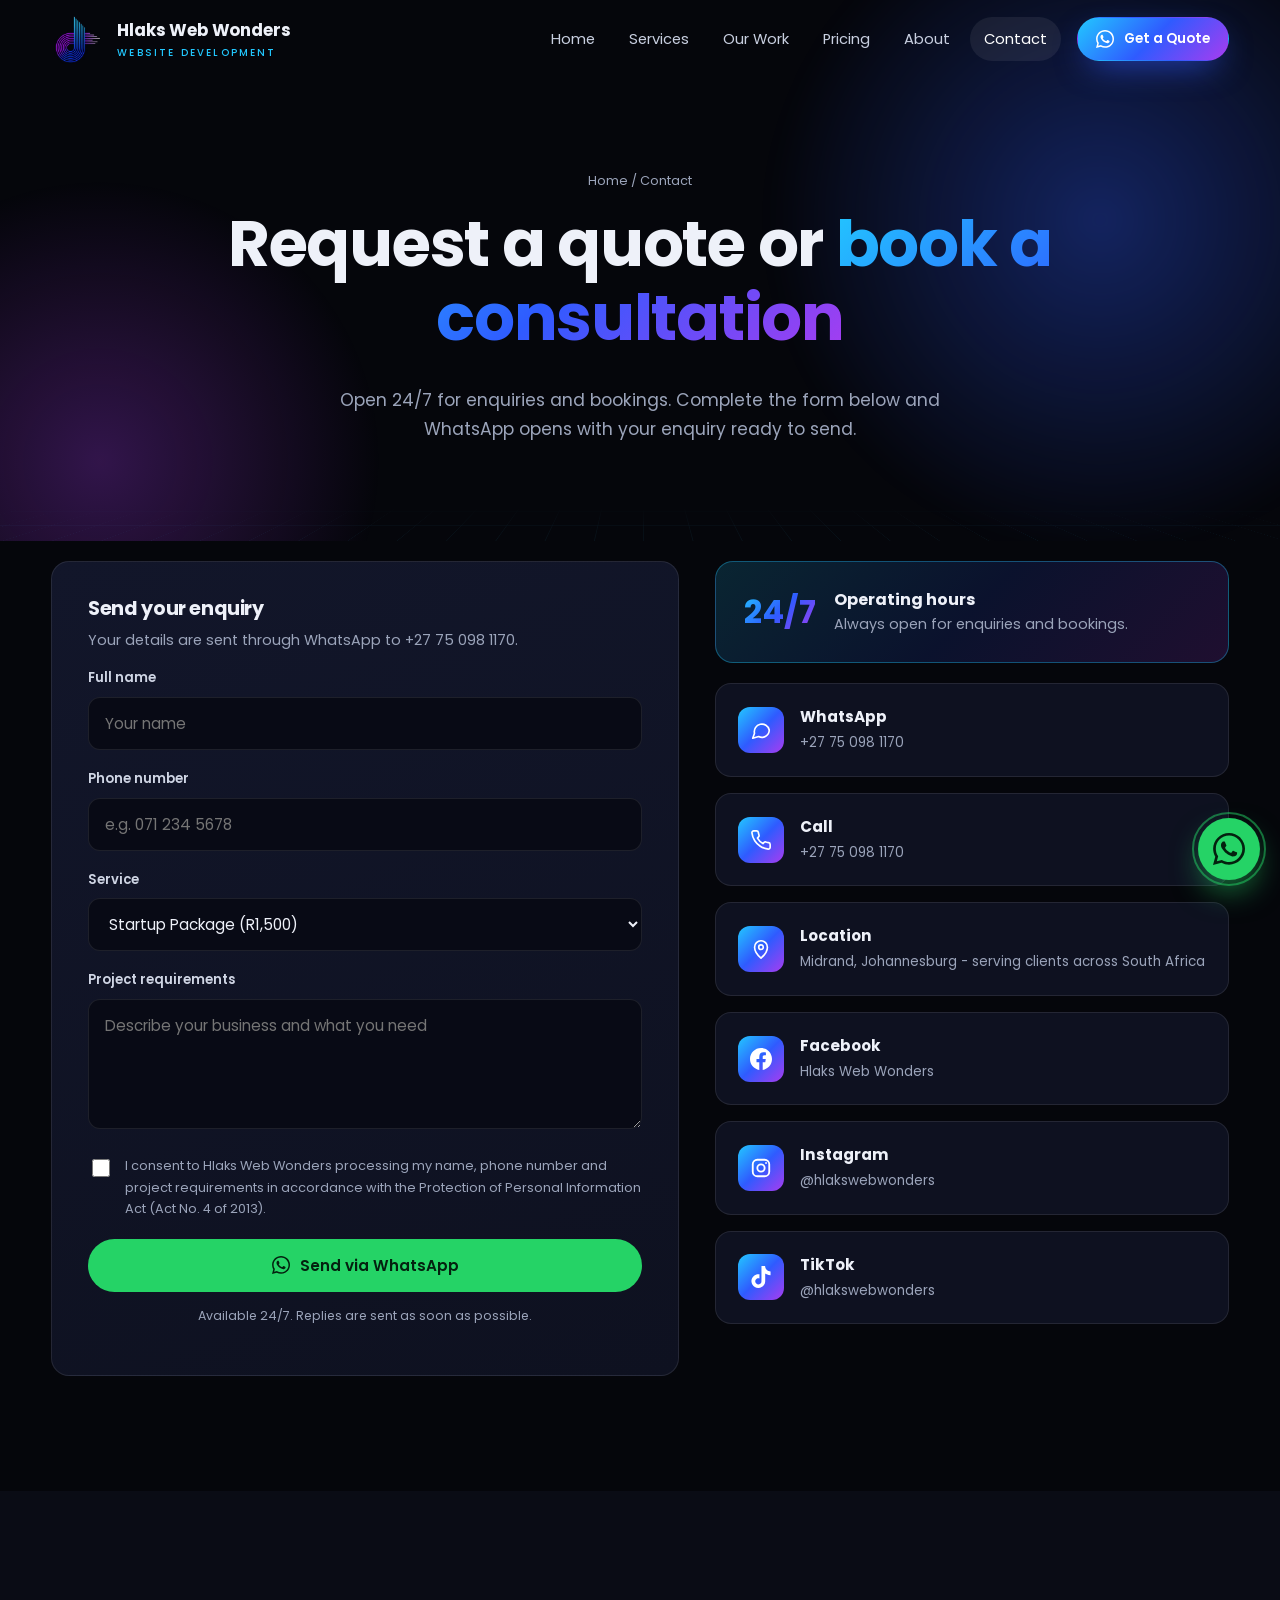
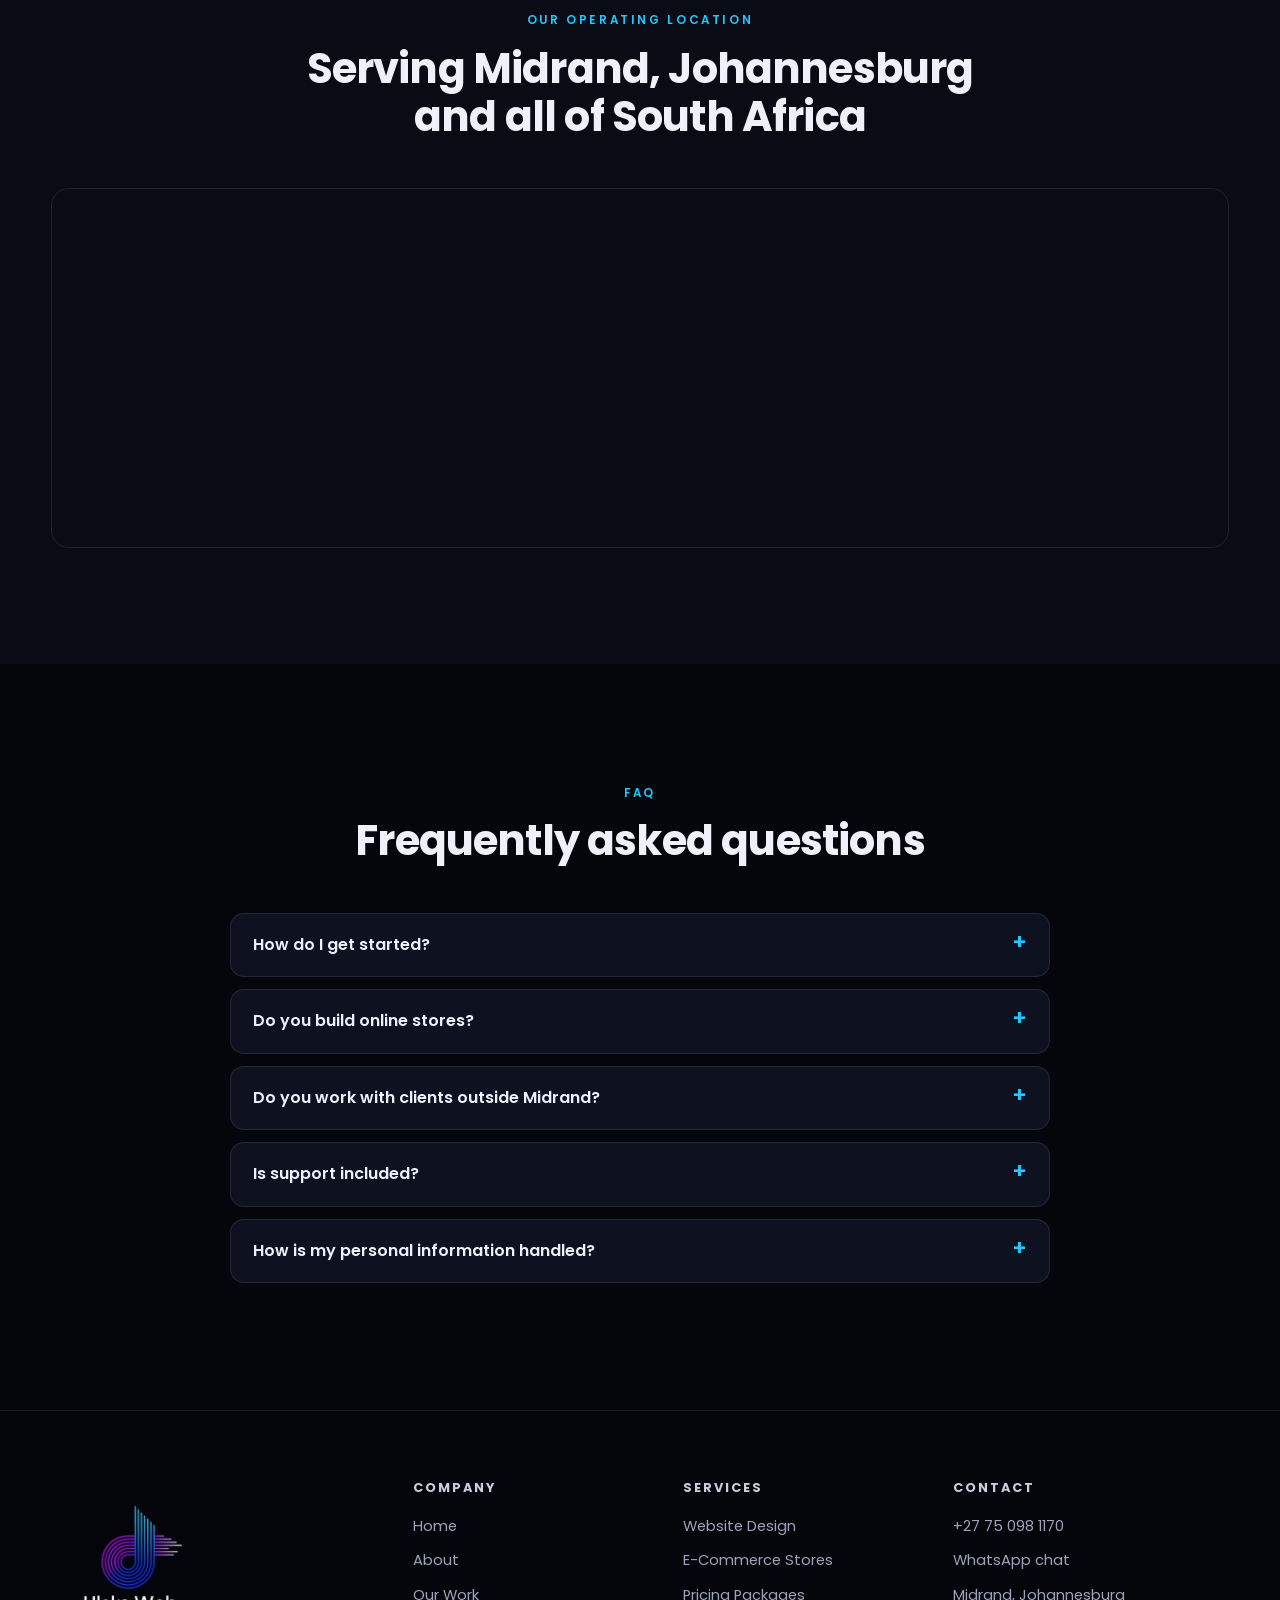
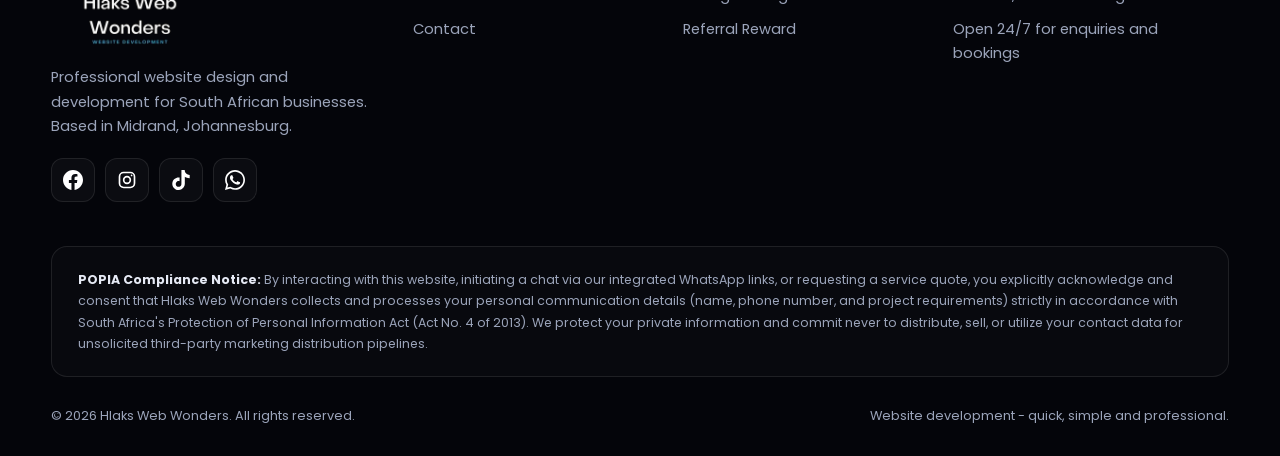
<file: contact.html>
<!DOCTYPE html>
<html lang="en-ZA">
<head>
   <!-- Google tag (gtag.js) -->
<script async src="https://www.googletagmanager.com/gtag/js?id=G-NCVPQZLPFV">
</script>
<script>
  window.dataLayer = window.dataLayer || [];
  function gtag(){dataLayer.push(arguments);}
  gtag('js', new Date());

  gtag('config', 'G-NCVPQZLPFV');
</script>
<meta charset="utf-8">
<meta name="viewport" content="width=device-width, initial-scale=1">
<title>Contact Hlaks Web Wonders | Quotes and Bookings 24/7</title>
<meta name="description" content="Contact Hlaks Web Wonders on +27 75 098 1170. Open 24/7 for enquiries and bookings. Request a quote or book a website consultation via WhatsApp.">
<meta name="theme-color" content="#05060b">
<link rel="canonical" href="https://hlakswebwonders.site/contact.html">
<meta property="og:type" content="website">
<meta property="og:title" content="Contact Hlaks Web Wonders | Quotes and Bookings 24/7">
<meta property="og:description" content="Contact Hlaks Web Wonders on +27 75 098 1170. Open 24/7 for enquiries and bookings. Request a quote or book a website consultation via WhatsApp.">
<meta property="og:url" content="https://hlakswebwonders.site/contact.html">
<meta property="og:locale" content="en_ZA">
<link rel="icon" type="image/png" href="[data-uri]">
<link rel="preconnect" href="https://fonts.googleapis.com">
<link rel="preconnect" href="https://fonts.gstatic.com" crossorigin>
<link href="https://fonts.googleapis.com/css2?family=Poppins:wght@400;500;600;700;800&display=swap" rel="stylesheet">
<style>
/* Hlaks Web Wonders - stylesheet
   Palette taken from the logo: black, cyan, electric blue, purple, lavender */
:root{
  --bg:#05060b;
  --bg-2:#0a0c15;
  --card:#0e1120;
  --card-2:#12162a;
  --line:rgba(255,255,255,.09);
  --text:#eef1f9;
  --muted:#9ba4ba;
  --cyan:#22c8ff;
  --blue:#2f5bff;
  --purple:#a83cf0;
  --lav:#f1d4f5;
  --wa:#25d366;
  --grad:linear-gradient(135deg,#22c8ff 0%,#2f5bff 50%,#a83cf0 100%);
  --grad-soft:linear-gradient(135deg,rgba(34,200,255,.16),rgba(47,91,255,.14),rgba(168,60,240,.16));
  --radius:18px;
  --shadow:0 30px 80px -30px rgba(47,91,255,.45);
  --font:'Poppins',system-ui,-apple-system,'Segoe UI',Roboto,Arial,sans-serif;
}
*,*::before,*::after{box-sizing:border-box}
html{scroll-behavior:smooth;-webkit-text-size-adjust:100%}
body{margin:0;background:var(--bg);color:var(--text);font-family:var(--font);line-height:1.65;font-size:16px;overflow-x:hidden}
img{max-width:100%;display:block}
a{color:inherit;text-decoration:none}
ul{margin:0;padding:0;list-style:none}
h1,h2,h3,h4{line-height:1.15;margin:0 0 .5em;font-weight:700;letter-spacing:-.02em}
h1{font-size:clamp(2.2rem,5.4vw,4rem)}
h2{font-size:clamp(1.7rem,3.6vw,2.6rem)}
h3{font-size:1.2rem}
p{margin:0 0 1em;color:var(--muted)}
.container{width:min(1180px,92%);margin-inline:auto}
.section{padding:clamp(64px,9vw,116px) 0;position:relative}
.section.alt{background:var(--bg-2)}
.eyebrow{display:inline-block;font-size:.74rem;letter-spacing:.22em;text-transform:uppercase;color:var(--cyan);font-weight:600;margin-bottom:14px}
.grad-text{background:var(--grad);-webkit-background-clip:text;background-clip:text;color:transparent}
.section-head{max-width:720px;margin-bottom:48px}
.section-head.center{margin-inline:auto;text-align:center}
.skip{position:absolute;left:-999px;top:0;background:#fff;color:#000;padding:10px 16px;z-index:200}
.skip:focus{left:10px;top:10px}

/* ---------- Buttons ---------- */
.btn{display:inline-flex;align-items:center;justify-content:center;gap:10px;padding:14px 26px;border-radius:999px;font-weight:600;font-size:.95rem;border:1px solid transparent;cursor:pointer;transition:transform .25s,box-shadow .25s,background .25s;font-family:inherit;text-align:center}
.btn svg{width:18px;height:18px;flex:none}
.btn-primary{background:var(--grad);color:#fff;box-shadow:0 12px 34px -12px rgba(47,91,255,.9)}
.btn-primary:hover{transform:translateY(-3px);box-shadow:0 18px 40px -12px rgba(168,60,240,.9)}
.btn-wa{background:var(--wa);color:#04210f}
.btn-wa:hover{transform:translateY(-3px);box-shadow:0 16px 36px -14px rgba(37,211,102,.9)}
.btn-ghost{border-color:var(--line);background:rgba(255,255,255,.03);color:var(--text)}
.btn-ghost:hover{border-color:var(--cyan);transform:translateY(-3px)}
.btn-sm{padding:10px 18px;font-size:.85rem}
.btn-block{width:100%}

/* ---------- Header ---------- */
.site-header{position:fixed;inset:0 0 auto 0;z-index:100;transition:background .3s,backdrop-filter .3s,border-color .3s;border-bottom:1px solid transparent}
.site-header.scrolled{background:rgba(5,6,11,.82);backdrop-filter:blur(16px);-webkit-backdrop-filter:blur(16px);border-color:var(--line)}
.nav{display:flex;align-items:center;justify-content:space-between;height:78px}
.brand{display:flex;align-items:center;gap:12px;font-weight:700;font-size:1.05rem;letter-spacing:-.01em}
.brand img{width:54px;height:50px;object-fit:contain}
.brand small{display:block;font-size:.62rem;letter-spacing:.22em;color:var(--cyan);font-weight:500;text-transform:uppercase}
.nav-links{display:flex;align-items:center;gap:6px}
.nav-links a.link{padding:10px 14px;border-radius:999px;font-size:.92rem;color:#c8cfe0;transition:color .2s,background .2s}
.nav-links a.link:hover,.nav-links a.link.active{color:#fff;background:rgba(255,255,255,.07)}
.nav-links .btn{margin-left:10px}
.burger{display:none;width:46px;height:46px;border-radius:12px;border:1px solid var(--line);background:rgba(255,255,255,.04);cursor:pointer;position:relative}
.burger span{position:absolute;left:12px;right:12px;height:2px;background:#fff;border-radius:2px;transition:transform .3s,opacity .3s,top .3s}
.burger span:nth-child(1){top:16px}.burger span:nth-child(2){top:22px}.burger span:nth-child(3){top:28px}
.burger.open span:nth-child(1){top:22px;transform:rotate(45deg)}
.burger.open span:nth-child(2){opacity:0}
.burger.open span:nth-child(3){top:22px;transform:rotate(-45deg)}

/* ---------- Hero ---------- */
.hero{padding:150px 0 90px;position:relative;overflow:hidden;min-height:100vh;display:flex;align-items:center}
.hero-bg{position:absolute;inset:0;pointer-events:none}
.hero-bg::before{content:"";position:absolute;width:760px;height:760px;right:-200px;top:-160px;background:radial-gradient(circle,rgba(47,91,255,.35),transparent 62%);filter:blur(10px)}
.hero-bg::after{content:"";position:absolute;width:640px;height:640px;left:-220px;bottom:-240px;background:radial-gradient(circle,rgba(168,60,240,.28),transparent 62%)}
.grid-floor{position:absolute;left:-20%;right:-20%;bottom:-8%;height:55%;background-image:linear-gradient(rgba(34,200,255,.18) 1px,transparent 1px),linear-gradient(90deg,rgba(34,200,255,.18) 1px,transparent 1px);background-size:60px 60px;transform:perspective(500px) rotateX(64deg);transform-origin:50% 100%;mask-image:linear-gradient(to top,#000 10%,transparent 85%);-webkit-mask-image:linear-gradient(to top,#000 10%,transparent 85%);animation:floor 8s linear infinite;opacity:.55}
@keyframes floor{to{background-position:0 60px}}
.hero-grid{display:grid;grid-template-columns:1.05fr .95fr;gap:50px;align-items:center;position:relative;z-index:2}
.hero h1{margin-bottom:22px}
.hero p.lead{font-size:1.12rem;max-width:560px;margin-bottom:30px}
.hero-cta{display:flex;flex-wrap:wrap;gap:14px;margin-bottom:34px}
.hero-badges{display:flex;flex-wrap:wrap;gap:12px}
.badge{display:inline-flex;align-items:center;gap:8px;padding:8px 14px;border:1px solid var(--line);border-radius:999px;font-size:.8rem;color:#c8cfe0;background:rgba(255,255,255,.03)}
.badge i{width:8px;height:8px;border-radius:50%;background:var(--wa);box-shadow:0 0 0 0 rgba(37,211,102,.7);animation:pulse 2s infinite}
@keyframes pulse{70%{box-shadow:0 0 0 9px rgba(37,211,102,0)}100%{box-shadow:0 0 0 0 rgba(37,211,102,0)}}

/* 3D scene */
.scene{perspective:1400px;height:520px;position:relative}
.stack{position:absolute;inset:0;transform-style:preserve-3d;transition:transform .15s ease-out;transform:rotateX(8deg) rotateY(-16deg)}
.ring-set{position:absolute;left:50%;top:50%;width:380px;height:380px;margin:-190px 0 0 -190px;transform-style:preserve-3d;animation:spin 26s linear infinite}
.ring-set span{position:absolute;inset:0;border-radius:50%;background:var(--grad);-webkit-mask:radial-gradient(farthest-side,transparent calc(100% - 4px),#000 calc(100% - 3px));mask:radial-gradient(farthest-side,transparent calc(100% - 4px),#000 calc(100% - 3px));opacity:.9}
.ring-set span:nth-child(1){transform:translateZ(-120px) scale(1)}
.ring-set span:nth-child(2){transform:translateZ(-60px) scale(.84)}
.ring-set span:nth-child(3){transform:translateZ(0) scale(.68)}
.ring-set span:nth-child(4){transform:translateZ(60px) scale(.52)}
.ring-set span:nth-child(5){transform:translateZ(120px) scale(.36)}
@keyframes spin{to{transform:rotateY(360deg)}}
.browser{position:absolute;left:50%;top:50%;width:min(420px,88%);margin-left:calc(min(420px,88%) / -2);margin-top:-150px;transform:translateZ(90px);background:#0b0e1c;border:1px solid rgba(255,255,255,.14);border-radius:16px;overflow:hidden;box-shadow:0 40px 90px -25px rgba(34,200,255,.4),0 0 0 1px rgba(255,255,255,.03)}
.browser-bar{display:flex;align-items:center;gap:7px;padding:11px 14px;background:#10142a;border-bottom:1px solid var(--line)}
.browser-bar i{width:10px;height:10px;border-radius:50%;background:#2a3050}
.browser-bar em{margin-left:10px;flex:1;height:20px;border-radius:999px;background:#0a0d1c;font-style:normal;font-size:.66rem;color:var(--muted);display:flex;align-items:center;padding:0 12px}
.browser-body{padding:20px;display:grid;gap:12px}
.bl{height:12px;border-radius:6px;background:rgba(255,255,255,.1)}
.bl.w60{width:60%}.bl.w80{width:80%}.bl.w40{width:40%}
.bl.hero-l{height:22px;background:var(--grad);width:70%}
.bb-row{display:grid;grid-template-columns:repeat(3,1fr);gap:10px;margin-top:6px}
.bb-row div{height:64px;border-radius:10px;background:var(--grad-soft);border:1px solid var(--line)}
.bb-btn{width:120px;height:30px;border-radius:999px;background:var(--wa);margin-top:6px}
.float-card{position:absolute;padding:14px 18px;border-radius:14px;background:rgba(14,17,32,.9);border:1px solid rgba(255,255,255,.14);backdrop-filter:blur(8px);font-size:.8rem;font-weight:600;box-shadow:0 24px 50px -20px rgba(0,0,0,.8);display:flex;align-items:center;gap:10px;animation:bob 5s ease-in-out infinite}
.float-card b{display:block;font-size:1.05rem;background:var(--grad);-webkit-background-clip:text;background-clip:text;color:transparent}
.float-card small{display:block;color:var(--muted);font-weight:400;font-size:.7rem}
.fc1{left:2%;top:8%;transform:translateZ(170px)}
.fc2{right:0;top:36%;transform:translateZ(200px);animation-delay:-1.6s}
.fc3{left:8%;bottom:6%;transform:translateZ(150px);animation-delay:-3s}
@keyframes bob{0%,100%{margin-top:0}50%{margin-top:-14px}}

/* ---------- Page hero (inner pages) ---------- */
.page-hero{padding:170px 0 80px;position:relative;overflow:hidden;text-align:center}
.page-hero p{max-width:640px;margin-inline:auto;font-size:1.08rem}
.crumbs{font-size:.8rem;color:var(--muted);margin-bottom:16px}
.crumbs a:hover{color:var(--cyan)}

/* ---------- Stats ---------- */
.stats{display:grid;grid-template-columns:repeat(4,1fr);gap:18px}
.stat{padding:26px;border-radius:var(--radius);background:var(--card);border:1px solid var(--line);text-align:center}
.stat b{display:block;font-size:2.3rem;background:var(--grad);-webkit-background-clip:text;background-clip:text;color:transparent;line-height:1.1}
.stat span{font-size:.86rem;color:var(--muted)}

/* ---------- Cards / tilt ---------- */
.tilt-wrap{perspective:1100px}
.tilt{transform-style:preserve-3d;transition:transform .2s ease-out,box-shadow .3s;will-change:transform}
.card{position:relative;padding:32px;border-radius:var(--radius);background:linear-gradient(160deg,var(--card-2),var(--card));border:1px solid var(--line);overflow:hidden}
.card::before{content:"";position:absolute;inset:0;background:radial-gradient(420px circle at var(--mx,50%) var(--my,0%),rgba(34,200,255,.14),transparent 60%);opacity:0;transition:opacity .3s;pointer-events:none}
.card:hover::before{opacity:1}
.card:hover{border-color:rgba(34,200,255,.35);box-shadow:var(--shadow)}
.card .ico{width:56px;height:56px;border-radius:16px;background:var(--grad);display:grid;place-items:center;margin-bottom:22px;transform:translateZ(40px);box-shadow:0 14px 30px -12px rgba(47,91,255,.9)}
.card .ico svg{width:26px;height:26px;stroke:#fff;fill:none;stroke-width:1.8;stroke-linecap:round;stroke-linejoin:round}
.card h3,.card p{transform:translateZ(22px)}
.cols-3{display:grid;grid-template-columns:repeat(3,1fr);gap:24px}
.cols-2{display:grid;grid-template-columns:repeat(2,1fr);gap:24px}
.cols-4{display:grid;grid-template-columns:repeat(4,1fr);gap:20px}
.checks li{position:relative;padding-left:30px;margin-bottom:12px;color:#cfd5e4;font-size:.95rem}
.checks li::before{content:"";position:absolute;left:0;top:7px;width:16px;height:16px;border-radius:50%;background:var(--grad)}
.checks li::after{content:"";position:absolute;left:5px;top:11px;width:5px;height:8px;border:solid #fff;border-width:0 2px 2px 0;transform:rotate(45deg) scale(.8);transform-origin:center;margin-top:-3px}

/* ---------- Process ---------- */
.steps{display:grid;grid-template-columns:repeat(4,1fr);gap:20px;counter-reset:s}
.step{padding:28px;border-radius:var(--radius);border:1px solid var(--line);background:var(--card);position:relative;counter-increment:s}
.step::before{content:"0" counter(s);font-size:2.4rem;font-weight:800;background:var(--grad);-webkit-background-clip:text;background-clip:text;color:transparent;display:block;margin-bottom:10px}

/* ---------- Pricing ---------- */
.price-card{display:flex;flex-direction:column}
.price-card .tag{position:absolute;top:18px;right:18px;font-size:.68rem;letter-spacing:.12em;text-transform:uppercase;padding:6px 12px;border-radius:999px;background:var(--grad);font-weight:600;color:#fff;transform:translateZ(30px)}
.price-card.featured{border-color:rgba(34,200,255,.5);box-shadow:var(--shadow)}
.price{font-size:2.8rem;font-weight:800;margin:6px 0 18px;transform:translateZ(30px)}
.price small{font-size:.8rem;color:var(--muted);font-weight:500;margin-left:6px}
.price-card .checks{flex:1;margin-bottom:24px}

/* ---------- Work ---------- */
.work-grid{display:grid;grid-template-columns:repeat(2,1fr);gap:34px}
.work-card{display:flex;flex-direction:column;border-radius:var(--radius);background:linear-gradient(160deg,var(--card-2),var(--card));border:1px solid var(--line);overflow:hidden;transition:box-shadow .3s,border-color .3s}
.work-card:hover{border-color:rgba(34,200,255,.4);box-shadow:var(--shadow)}
.work-shot{position:relative;aspect-ratio:16/10;background:#0b0e1c;overflow:hidden;display:block}
.work-shot img{width:100%;height:100%;object-fit:cover;transition:transform .8s ease}
.work-card:hover .work-shot img{transform:scale(1.07)}
.work-shot .fallback{position:absolute;inset:0;display:none;place-items:center;background:var(--grad-soft);font-weight:700;font-size:1.4rem;text-align:center;padding:20px}
.work-shot.noimg .fallback{display:grid}
.work-shot .live{position:absolute;left:14px;top:14px;z-index:2;display:inline-flex;align-items:center;gap:8px;padding:6px 12px;border-radius:999px;background:rgba(5,6,11,.85);border:1px solid var(--line);font-size:.7rem;letter-spacing:.1em;text-transform:uppercase;font-weight:600}
.work-shot .live i{width:7px;height:7px;border-radius:50%;background:var(--wa);animation:pulse 2s infinite}
.work-body{padding:28px;display:flex;flex-direction:column;flex:1;transform:translateZ(20px)}
.work-body .meta{font-size:.76rem;letter-spacing:.14em;text-transform:uppercase;color:var(--cyan);margin-bottom:8px}
.work-body .checks{margin:6px 0 20px}
.work-actions{display:flex;flex-wrap:wrap;gap:12px;margin-top:auto}
.work-feature{grid-column:1/-1}

/* ---------- About ---------- */
.split{display:grid;grid-template-columns:1fr 1fr;gap:60px;align-items:center}
.founder-wrap{perspective:1200px}
.founder{position:relative;border-radius:26px;overflow:hidden;aspect-ratio:4/5;background:var(--card);border:1px solid var(--line);box-shadow:var(--shadow);max-width:460px;margin-inline:auto}
.founder img{width:100%;height:100%;object-fit:cover}
.founder .mono{position:absolute;inset:0;display:none;place-items:center;font-size:5rem;font-weight:800;background:var(--grad-soft)}
.founder.noimg .mono{display:grid}
.founder-cap{position:absolute;left:0;right:0;bottom:0;padding:60px 22px 20px;background:linear-gradient(to top,rgba(5,6,11,.95),transparent);transform:translateZ(30px)}
.founder-cap b{display:block;font-size:1.1rem}
.founder-cap span{font-size:.82rem;color:var(--cyan)}

/* ---------- Referral ---------- */
.referral{position:relative;border-radius:28px;padding:clamp(32px,6vw,64px);background:var(--grad-soft);border:1px solid rgba(34,200,255,.3);overflow:hidden;display:grid;grid-template-columns:1.2fr .8fr;gap:40px;align-items:center}
.referral::after{content:"";position:absolute;right:-120px;top:-120px;width:380px;height:380px;border-radius:50%;border:2px solid rgba(34,200,255,.25);box-shadow:0 0 0 30px rgba(47,91,255,.08),0 0 0 60px rgba(168,60,240,.06)}
.ref-steps{position:relative;z-index:2;display:grid;gap:14px}
.ref-step{display:flex;gap:16px;align-items:flex-start;padding:16px 18px;border-radius:14px;background:rgba(5,6,11,.6);border:1px solid var(--line)}
.ref-step b{flex:none;width:34px;height:34px;border-radius:50%;background:var(--grad);display:grid;place-items:center;font-size:.9rem}
.ref-step span{font-size:.92rem;color:#cfd5e4}
.referral>div:first-child{position:relative;z-index:2}

/* ---------- Contact ---------- */
.contact-grid{display:grid;grid-template-columns:1.1fr .9fr;gap:36px;align-items:start}
.form{padding:36px}
.field{margin-bottom:18px}
.field label{display:block;font-size:.82rem;font-weight:600;margin-bottom:8px;color:#cfd5e4}
.field input,.field select,.field textarea{width:100%;padding:14px 16px;border-radius:12px;background:#080a15;border:1px solid var(--line);color:var(--text);font-family:inherit;font-size:.95rem;transition:border-color .2s,box-shadow .2s}
.field textarea{min-height:130px;resize:vertical}
.field select option{background:#0b0e1c}
.field input:focus,.field select:focus,.field textarea:focus{outline:none;border-color:var(--cyan);box-shadow:0 0 0 4px rgba(34,200,255,.14)}
.consent{display:flex;gap:12px;align-items:flex-start;font-size:.8rem;color:var(--muted);margin-bottom:20px}
.consent input{margin-top:4px;width:18px;height:18px;accent-color:var(--blue);flex:none}
.form-note{font-size:.78rem;margin-top:14px;text-align:center}
.info-list{display:grid;gap:16px}
.info{display:flex;gap:16px;align-items:center;padding:20px 22px;border-radius:16px;background:var(--card);border:1px solid var(--line);transition:border-color .25s,transform .25s}
.info:hover{border-color:rgba(34,200,255,.4);transform:translateX(6px)}
.info .ico{flex:none;width:46px;height:46px;border-radius:12px;background:var(--grad);display:grid;place-items:center}
.info .ico svg{width:22px;height:22px;stroke:#fff;fill:none;stroke-width:1.8;stroke-linecap:round;stroke-linejoin:round}
.info b{display:block;font-size:.95rem}
.info span{font-size:.84rem;color:var(--muted)}
.map{border-radius:var(--radius);overflow:hidden;border:1px solid var(--line);height:360px}
.map iframe{width:100%;height:100%;border:0;filter:grayscale(.3) invert(.92) hue-rotate(180deg) contrast(.9)}
.hours{display:flex;align-items:center;gap:18px;flex-wrap:wrap;padding:24px 28px;border-radius:var(--radius);border:1px solid rgba(34,200,255,.35);background:var(--grad-soft)}
.hours b{font-size:2rem;background:var(--grad);-webkit-background-clip:text;background-clip:text;color:transparent}
.faq details{border:1px solid var(--line);border-radius:14px;background:var(--card);padding:18px 22px;margin-bottom:12px}
.faq summary{cursor:pointer;font-weight:600;list-style:none;display:flex;justify-content:space-between;gap:16px}
.faq summary::after{content:"+";color:var(--cyan);font-size:1.3rem;line-height:1}
.faq details[open] summary::after{content:"\2212"}
.faq details p{margin:12px 0 0}

/* ---------- CTA ---------- */
.cta{text-align:center;padding:clamp(40px,7vw,80px) 24px;border-radius:30px;background:var(--grad-soft);border:1px solid rgba(34,200,255,.3);position:relative;overflow:hidden}
.cta p{max-width:560px;margin-inline:auto}
.cta .hero-cta{justify-content:center;margin:26px 0 0}

/* ---------- Footer ---------- */
.site-footer{border-top:1px solid var(--line);padding:70px 0 30px;background:#04050a}
.foot-grid{display:grid;grid-template-columns:1.4fr 1fr 1fr 1.2fr;gap:40px;margin-bottom:44px}
.foot-grid h4{font-size:.8rem;letter-spacing:.16em;text-transform:uppercase;color:#c8cfe0;margin-bottom:18px}
.foot-grid li{margin-bottom:10px;font-size:.92rem;color:var(--muted)}
.foot-grid a:hover{color:var(--cyan)}
.socials{display:flex;gap:10px;margin-top:20px}
.socials a{width:44px;height:44px;border-radius:12px;border:1px solid var(--line);display:grid;place-items:center;background:rgba(255,255,255,.03);transition:transform .25s,border-color .25s,background .25s}
.socials a:hover{transform:translateY(-4px);border-color:var(--cyan);background:var(--grad-soft)}
.socials svg{width:20px;height:20px;fill:#fff}
.popia{padding:22px 26px;border-radius:16px;border:1px solid var(--line);background:rgba(255,255,255,.02);font-size:.78rem;color:var(--muted);line-height:1.7;margin-bottom:28px}
.popia strong{color:#e6eaf5}
.copy{display:flex;justify-content:space-between;flex-wrap:wrap;gap:10px;font-size:.8rem;color:var(--muted)}

/* ---------- Floating WhatsApp ---------- */
.wa-float{position:fixed;right:20px;bottom:20px;z-index:150}
.wa-fab{width:62px;height:62px;border-radius:50%;background:var(--wa);display:grid;place-items:center;border:0;cursor:pointer;box-shadow:0 14px 34px -8px rgba(37,211,102,.8);transition:transform .25s;position:relative}
.wa-fab:hover{transform:scale(1.08) rotate(-4deg)}
.wa-fab svg{width:32px;height:32px;fill:#04210f}
.wa-fab::after{content:"";position:absolute;inset:-6px;border-radius:50%;border:2px solid rgba(37,211,102,.5);animation:ping 2.4s infinite}
@keyframes ping{0%{transform:scale(.9);opacity:1}100%{transform:scale(1.35);opacity:0}}
.wa-panel{position:absolute;right:0;bottom:78px;width:min(340px,calc(100vw - 40px));background:#0d1020;border:1px solid var(--line);border-radius:20px;overflow:hidden;box-shadow:0 30px 70px -20px rgba(0,0,0,.9);opacity:0;visibility:hidden;transform:translateY(16px) scale(.97);transform-origin:bottom right;transition:opacity .25s,transform .25s,visibility .25s}
.wa-float.open .wa-panel{opacity:1;visibility:visible;transform:none}
.wa-head{padding:18px 20px;background:linear-gradient(135deg,#0d3b2a,#0a5a3a);display:flex;gap:12px;align-items:center}
.wa-head img{width:40px;height:36px;object-fit:contain;background:#05060b;border-radius:10px;padding:4px}
.wa-head b{display:block;font-size:.95rem}
.wa-head span{font-size:.74rem;color:#b9f3d1;display:flex;align-items:center;gap:6px}
.wa-head span i{width:7px;height:7px;border-radius:50%;background:var(--wa)}
.wa-body{padding:16px;display:grid;gap:8px;max-height:56vh;overflow:auto}
.wa-body p{font-size:.82rem;margin:0 0 4px}
.wa-opt{display:block;padding:12px 14px;border-radius:12px;border:1px solid var(--line);background:rgba(255,255,255,.03);font-size:.86rem;font-weight:500;transition:border-color .2s,background .2s,transform .2s}
.wa-opt:hover{border-color:var(--wa);background:rgba(37,211,102,.08);transform:translateX(4px)}

/* ---------- Reveal ---------- */
.reveal{opacity:0;transform:translateY(34px) rotateX(8deg);transition:opacity .8s ease,transform .8s cubic-bezier(.2,.7,.2,1);transform-origin:50% 100%}
.reveal.in{opacity:1;transform:none}
.d1{transition-delay:.08s}.d2{transition-delay:.16s}.d3{transition-delay:.24s}.d4{transition-delay:.32s}

/* ---------- Responsive ---------- */
@media (max-width:1024px){
  .hero-grid,.split,.contact-grid,.referral{grid-template-columns:1fr}
  .scene{height:440px}
  .cols-3{grid-template-columns:repeat(2,1fr)}
  .cols-4,.stats,.steps{grid-template-columns:repeat(2,1fr)}
  .foot-grid{grid-template-columns:1fr 1fr}
}
@media (max-width:860px){
  .burger{display:block}
  .nav-links{position:fixed;inset:78px 0 auto 0;flex-direction:column;align-items:stretch;gap:4px;padding:18px 5% 26px;background:rgba(5,6,11,.97);backdrop-filter:blur(18px);border-bottom:1px solid var(--line);transform:translateY(-120%);transition:transform .35s ease;max-height:calc(100vh - 78px);overflow:auto}
  .nav-links.open{transform:none}
  .nav-links a.link{padding:14px 16px;font-size:1rem}
  .nav-links .btn{margin:10px 0 0}
  .work-grid{grid-template-columns:1fr}
}
@media (max-width:640px){
  body{font-size:15px}
  .hero{padding:120px 0 60px;min-height:auto}
  .scene{height:380px;margin-top:10px}
  .ring-set{width:280px;height:280px;margin:-140px 0 0 -140px}
  .float-card{font-size:.7rem;padding:10px 12px}
  .fc2{right:-2%}
  .cols-3,.cols-2,.cols-4,.stats,.steps,.foot-grid{grid-template-columns:1fr}
  .stats{grid-template-columns:repeat(2,1fr)}
  .page-hero{padding:130px 0 50px}
  .form{padding:24px}
  .btn{width:100%}
  .work-actions .btn,.hero-cta .btn{width:100%}
  .copy{flex-direction:column}
  .wa-float{right:14px;bottom:14px}
}
@media (prefers-reduced-motion:reduce){
  *,*::before,*::after{animation:none!important;transition:none!important}
  .reveal{opacity:1;transform:none}
  html{scroll-behavior:auto}
}

/* real logo image (black background blends into the page) */
.logo-full{mix-blend-mode:lighten;display:block;max-width:100%;height:auto}
.foot-logo{width:170px;margin:0 0 14px -6px}
.logo-panel{border-radius:26px;border:1px solid var(--line);background:#000;padding:20px;max-width:440px;margin-inline:auto;box-shadow:var(--shadow)}
.logo-panel .logo-full{width:100%;mix-blend-mode:normal}

</style>
<script type="application/ld+json">{"@context":"https://schema.org","@type":"ProfessionalService","name":"Hlaks Web Wonders","description":"Website design and development for South African businesses.","url":"https://hlakswebwonders.site","telephone":"+27750981170","areaServed":"South Africa","address":{"@type":"PostalAddress","addressLocality":"Midrand","addressRegion":"Gauteng","addressCountry":"ZA"},"openingHoursSpecification":{"@type":"OpeningHoursSpecification","dayOfWeek":["Monday","Tuesday","Wednesday","Thursday","Friday","Saturday","Sunday"],"opens":"00:00","closes":"23:59"},"sameAs":["https://www.facebook.com/p/Hlaks-Web-Wonders-61583566707693/","https://www.tiktok.com/@hlakswebwonders","https://www.instagram.com/hlakswebwonders"]}</script>
</head>
<body>
   <!-- ============================================================
  HLAKS WEB WONDERS - BLACK FRIDAY BANNER
  HOW TO USE: paste this whole block into index.html straight
  after the opening <body> tag. Do the same on about.html,
  our-work.html and contact.html if you want it on every page.
  It hides itself automatically after Monday 30 Nov 2026, 23:59.
  To remove it early, delete this block.
============================================================ -->
<style>
  .hww-bf { background: #04050a; border-bottom: 2px solid #38c6ff; color: #ffffff; font-family: inherit; }
  .hww-bf__inner { max-width: 1200px; margin: 0 auto; padding: 12px 48px 12px 16px; display: flex; flex-wrap: wrap; align-items: center; justify-content: center; gap: 8px 18px; position: relative; text-align: center; }
  .hww-bf__tag { font-size: 12px; font-weight: 700; letter-spacing: 0.16em; text-transform: uppercase; color: #38c6ff; }
  .hww-bf__text { font-size: 15px; line-height: 1.4; margin: 0; }
  .hww-bf__text strong { color: #38c6ff; }
  .hww-bf__btn { background: #38c6ff; color: #04050a; font-size: 14px; font-weight: 700; text-decoration: none; padding: 9px 18px; border-radius: 6px; white-space: nowrap; }
  .hww-bf__btn:hover { background: #ffffff; }
  .hww-bf__close { position: absolute; right: 8px; top: 50%; transform: translateY(-50%); width: 36px; height: 36px; background: none; border: 0; color: #aab3c7; font-size: 22px; line-height: 1; cursor: pointer; }
  .hww-bf__close:hover { color: #ffffff; }
</style>

<div class="hww-bf" id="hwwBf" role="region" aria-label="Black Friday offer" hidden>
  <div class="hww-bf__inner">
    <span class="hww-bf__tag">Black Friday Weekend</span>
    <p class="hww-bf__text"><strong>30% off all website packages.</strong> Ends Monday 30 November. Only 5 spots available.</p>
    <a class="hww-bf__btn" href="https://wa.me/27750981170?text=Hello%20Hlaks%20Web%20Wonders%2C%20I%20saw%20the%20Black%20Friday%20offer%20and%20would%20like%20to%20claim%2030%25%20off.%20Please%20reply%20with%20the%20next%20steps.">Claim My Discount</a>
    <button class="hww-bf__close" type="button" aria-label="Close banner" id="hwwBfClose">&times;</button>
  </div>
</div>

<script>
  (function () {
    var banner = document.getElementById('hwwBf');
    if (!banner) return;
    // Offer ends Monday 30 November 2026 at 23:59 South African time
    var endsAt = new Date('2026-11-30T23:59:59+02:00').getTime();
    var dismissed = false;
    try { dismissed = sessionStorage.getItem('hwwBfClosed') === '1'; } catch (e) {}
    if (Date.now() < endsAt && !dismissed) { banner.hidden = false; }
    document.getElementById('hwwBfClose').addEventListener('click', function () {
      banner.hidden = true;
      try { sessionStorage.setItem('hwwBfClosed', '1'); } catch (e) {}
    });
  })();
</script>

<a class="skip" href="#main">Skip to content</a>
<header class="site-header">
  <div class="container nav">
    <a class="brand" href="index.html" aria-label="Hlaks Web Wonders home"><img src="[data-uri]" alt="Hlaks Web Wonders logo" width="46" height="42"><span>Hlaks Web Wonders<small>Website Development</small></span></a>
    <nav class="nav-links" id="nav-links" aria-label="Main navigation">
      <a class="link" href="index.html">Home</a><a class="link" href="index.html#services">Services</a><a class="link" href="our-work.html">Our Work</a><a class="link" href="index.html#pricing">Pricing</a><a class="link" href="about.html">About</a><a class="link active" href="contact.html">Contact</a>
      <a class="btn btn-primary btn-sm" data-wa="quote" href="https://wa.me/27750981170?text=Hello%20Hlaks%20Web%20Wonders%2C%20I%20would%20like%20to%20request%20a%20quotation%20for%20a%20new%20website.%20Please%20reply%20with%20the%20next%20steps.%20%28Sent%20from%20the%20Contact%20page%29" target="_blank" rel="noopener noreferrer"><svg viewBox="0 0 24 24" fill="currentColor" aria-hidden="true"><path d="M17.472 14.382c-.297-.149-1.758-.867-2.03-.967-.273-.099-.471-.148-.67.15-.197.297-.767.966-.94 1.164-.173.199-.347.223-.644.075-.3-.15-1.263-.465-2.403-1.485-.888-.795-1.484-1.77-1.66-2.07-.174-.3-.019-.465.13-.615.136-.135.301-.345.451-.523.146-.181.194-.301.297-.496.1-.21.049-.375-.025-.524-.075-.15-.672-1.62-.922-2.206-.24-.584-.487-.51-.672-.51-.172-.015-.371-.015-.571-.015-.2 0-.523.074-.797.359-.273.3-1.045 1.02-1.045 2.475s1.07 2.865 1.219 3.075c.149.195 2.105 3.195 5.1 4.485.714.3 1.27.48 1.704.629.714.227 1.365.195 1.88.121.574-.091 1.767-.721 2.016-1.426.255-.705.255-1.29.18-1.425-.074-.135-.27-.21-.57-.345m-5.446 7.443h-.016c-1.77 0-3.524-.48-5.055-1.38l-.36-.214-3.75.975 1.005-3.645-.239-.375c-.99-1.576-1.516-3.391-1.516-5.26 0-5.445 4.455-9.885 9.942-9.885 2.654 0 5.145 1.035 7.021 2.91 1.875 1.859 2.909 4.35 2.909 6.99-.004 5.444-4.46 9.885-9.935 9.885M20.52 3.449C18.24 1.245 15.24 0 12.045 0 5.463 0 .104 5.334.101 11.893c0 2.096.549 4.14 1.595 5.945L0 24l6.335-1.652c1.746.943 3.71 1.444 5.71 1.447h.006c6.585 0 11.946-5.336 11.949-11.896 0-3.176-1.24-6.165-3.495-8.411"/></svg>Get a Quote</a>
    </nav>
    <button class="burger" aria-label="Toggle menu" aria-expanded="false" aria-controls="nav-links"><span></span><span></span><span></span></button>
  </div>
</header>
<main id="main">
<section class="page-hero"><div class="hero-bg"><div class="grid-floor"></div></div><div class="container" style="position:relative;z-index:2">
  <div class="crumbs"><a href="index.html">Home</a> / Contact</div>
  <h1>Request a quote or <span class="grad-text">book a consultation</span></h1>
  <p>Open 24/7 for enquiries and bookings. Complete the form below and WhatsApp opens with your enquiry ready to send.</p></div></section>
<section class="section" style="padding-top:20px"><div class="container contact-grid">
  <div class="card form reveal">
    <h3>Send your enquiry</h3><p style="font-size:.9rem">Your details are sent through WhatsApp to +27 75 098 1170.</p>
    <form id="contact-form" novalidate>
      <div class="field"><label for="f-name">Full name</label><input id="f-name" name="name" type="text" autocomplete="name" required placeholder="Your name"></div>
      <div class="field"><label for="f-phone">Phone number</label><input id="f-phone" name="phone" type="tel" autocomplete="tel" placeholder="e.g. 071 234 5678"></div>
      <div class="field"><label for="f-service">Service</label><select id="f-service" name="service">
        <option>Startup Package (R1,500)</option><option>Business Growth Package (R3,000)</option><option>E-Commerce Wonder Package (R5,000)</option>
        <option>Website Redesign</option><option>Online Store</option><option>Website Support and Maintenance</option><option>Book a Consultation</option><option>Referral Programme</option></select></div>
      <div class="field"><label for="f-msg">Project requirements</label><textarea id="f-msg" name="message" placeholder="Describe your business and what you need"></textarea></div>
      <label class="consent"><input type="checkbox" name="consent" required><span>I consent to Hlaks Web Wonders processing my name, phone number and project requirements in accordance with the Protection of Personal Information Act (Act No. 4 of 2013).</span></label>
      <button class="btn btn-wa btn-block" type="submit"><svg viewBox="0 0 24 24" fill="currentColor" aria-hidden="true"><path d="M17.472 14.382c-.297-.149-1.758-.867-2.03-.967-.273-.099-.471-.148-.67.15-.197.297-.767.966-.94 1.164-.173.199-.347.223-.644.075-.3-.15-1.263-.465-2.403-1.485-.888-.795-1.484-1.77-1.66-2.07-.174-.3-.019-.465.13-.615.136-.135.301-.345.451-.523.146-.181.194-.301.297-.496.1-.21.049-.375-.025-.524-.075-.15-.672-1.62-.922-2.206-.24-.584-.487-.51-.672-.51-.172-.015-.371-.015-.571-.015-.2 0-.523.074-.797.359-.273.3-1.045 1.02-1.045 2.475s1.07 2.865 1.219 3.075c.149.195 2.105 3.195 5.1 4.485.714.3 1.27.48 1.704.629.714.227 1.365.195 1.88.121.574-.091 1.767-.721 2.016-1.426.255-.705.255-1.29.18-1.425-.074-.135-.27-.21-.57-.345m-5.446 7.443h-.016c-1.77 0-3.524-.48-5.055-1.38l-.36-.214-3.75.975 1.005-3.645-.239-.375c-.99-1.576-1.516-3.391-1.516-5.26 0-5.445 4.455-9.885 9.942-9.885 2.654 0 5.145 1.035 7.021 2.91 1.875 1.859 2.909 4.35 2.909 6.99-.004 5.444-4.46 9.885-9.935 9.885M20.52 3.449C18.24 1.245 15.24 0 12.045 0 5.463 0 .104 5.334.101 11.893c0 2.096.549 4.14 1.595 5.945L0 24l6.335-1.652c1.746.943 3.71 1.444 5.71 1.447h.006c6.585 0 11.946-5.336 11.949-11.896 0-3.176-1.24-6.165-3.495-8.411"/></svg>Send via WhatsApp</button>
      <p class="form-note">Available 24/7. Replies are sent as soon as possible.</p>
    </form>
  </div>
  <div class="reveal d2">
    <div class="hours" style="margin-bottom:20px"><div><b>24/7</b></div><div><strong>Operating hours</strong><p style="margin:0;font-size:.9rem">Always open for enquiries and bookings.</p></div></div>
    <div class="info-list">
      <a class="info" data-wa="general" href="https://wa.me/27750981170?text=Hello%20Hlaks%20Web%20Wonders%2C%20I%20would%20like%20to%20make%20an%20enquiry%20about%20your%20website%20development%20services.%20Please%20reply%20with%20the%20next%20steps.%20%28Sent%20from%20the%20Contact%20page%29" target="_blank" rel="noopener noreferrer"><span class="ico"><svg viewBox="0 0 24 24" aria-hidden="true"><path d="M21 12a8 8 0 0 1-11.6 7.1L3 21l1.9-5.4A8 8 0 1 1 21 12z"/></svg></span><div><b>WhatsApp</b><span>+27 75 098 1170</span></div></a>
      <a class="info" href="tel:+27750981170"><span class="ico"><svg viewBox="0 0 24 24" aria-hidden="true"><path d="M22 16.9v3a2 2 0 0 1-2.2 2 19.8 19.8 0 0 1-8.6-3.1 19.5 19.5 0 0 1-6-6A19.8 19.8 0 0 1 2.1 4.2 2 2 0 0 1 4.1 2h3a2 2 0 0 1 2 1.7c.1 1 .4 1.9.7 2.8a2 2 0 0 1-.5 2.1L8.1 9.9a16 16 0 0 0 6 6l1.3-1.3a2 2 0 0 1 2.1-.4c.9.3 1.8.6 2.8.7a2 2 0 0 1 1.7 2z"/></svg></span><div><b>Call</b><span>+27 75 098 1170</span></div></a>
      <div class="info"><span class="ico"><svg viewBox="0 0 24 24" aria-hidden="true"><path d="M12 22s7-6.2 7-12a7 7 0 0 0-14 0c0 5.8 7 12 7 12z"/><circle cx="12" cy="10" r="2.5"/></svg></span><div><b>Location</b><span>Midrand, Johannesburg - serving clients across South Africa</span></div></div>
      <a class="info" href="https://www.facebook.com/p/Hlaks-Web-Wonders-61583566707693/" target="_blank" rel="noopener noreferrer"><span class="ico"><svg style="fill:#fff;stroke:none" viewBox="0 0 24 24" aria-hidden="true"><path d="M24 12.073c0-6.627-5.373-12-12-12s-12 5.373-12 12c0 5.99 4.388 10.954 10.125 11.854v-8.385H7.078v-3.47h3.047V9.43c0-3.007 1.792-4.669 4.533-4.669 1.312 0 2.686.235 2.686.235v2.953H15.83c-1.491 0-1.956.925-1.956 1.874v2.25h3.328l-.532 3.47h-2.796v8.385C19.612 23.027 24 18.062 24 12.073z"/></svg></span><div><b>Facebook</b><span>Hlaks Web Wonders</span></div></a>
      <a class="info" href="https://www.instagram.com/hlakswebwonders?igsh=bjZuZzh0eWhqZzV2" target="_blank" rel="noopener noreferrer"><span class="ico"><svg viewBox="0 0 24 24" aria-hidden="true" style="fill:none;stroke:#fff;stroke-width:2;stroke-linecap:round;stroke-linejoin:round"><rect x="3" y="3" width="18" height="18" rx="5"/><circle cx="12" cy="12" r="4"/><circle cx="17.5" cy="6.5" r="1" style="fill:#fff;stroke:none"/></svg></span><div><b>Instagram</b><span>@hlakswebwonders</span></div></a>
      <a class="info" href="https://www.tiktok.com/@hlakswebwonders" target="_blank" rel="noopener noreferrer"><span class="ico"><svg style="fill:#fff;stroke:none" viewBox="0 0 24 24" aria-hidden="true"><path d="M12.525.02c1.31-.02 2.61-.01 3.91-.02.08 1.53.63 3.09 1.75 4.17 1.12 1.11 2.7 1.62 4.24 1.79v4.03c-1.44-.05-2.89-.35-4.2-.97-.57-.26-1.1-.59-1.62-.93-.01 2.92.01 5.84-.02 8.75-.08 1.4-.54 2.79-1.35 3.94-1.31 1.92-3.58 3.17-5.91 3.21-1.43.08-2.86-.31-4.08-1.03-2.02-1.19-3.44-3.37-3.65-5.71-.02-.5-.03-1-.01-1.49.18-1.9 1.12-3.72 2.58-4.96 1.66-1.44 3.98-2.13 6.15-1.72.02 1.48-.04 2.96-.04 4.44-.99-.32-2.15-.23-3.02.37-.63.41-1.11 1.04-1.36 1.75-.21.51-.15 1.07-.14 1.61.24 1.64 1.82 3.02 3.5 2.87 1.12-.01 2.19-.66 2.77-1.61.19-.33.4-.67.41-1.06.1-1.79.06-3.57.07-5.36.01-4.03-.01-8.05.02-12.07z"/></svg></span><div><b>TikTok</b><span>@hlakswebwonders</span></div></a>
    </div>
  </div>
</div></section>
<section class="section alt"><div class="container">
  <div class="section-head center reveal"><span class="eyebrow">Our operating location</span><h2>Serving Midrand, Johannesburg and all of South Africa</h2></div><div class="map reveal"><iframe title="Hlaks Web Wonders operating location - Midrand, South Africa" src="https://www.google.com/maps?q=Midrand,+South+Africa&amp;output=embed" loading="lazy" referrerpolicy="no-referrer-when-downgrade"></iframe></div>
</div></section>
<section class="section"><div class="container" style="max-width:820px">
  <div class="section-head center reveal"><span class="eyebrow">FAQ</span><h2>Frequently asked questions</h2></div>
  <div class="faq reveal">
    <details><summary>How do I get started?</summary><p>Send us a WhatsApp message or use the form above. We confirm your requirements and recommend the package that fits your business.</p></details>
    <details><summary>Do you build online stores?</summary><p>Yes. The E-Commerce Wonder package includes a full online store with unlimited products and a secure PayFast or Yoco payment gateway.</p></details>
    <details><summary>Do you work with clients outside Midrand?</summary><p>Yes. We are based in Midrand, Johannesburg and serve clients across South Africa.</p></details>
    <details><summary>Is support included?</summary><p>Yes. Every package includes technical support: 1 month for Startup, 3 months for Business Growth and 6 months for E-Commerce Wonder.</p></details>
    <details><summary>How is my personal information handled?</summary><p>Your details are processed strictly in accordance with the Protection of Personal Information Act (Act No. 4 of 2013). We never sell or share your contact data for unsolicited marketing.</p></details>
  </div>
</div></section>
</main>
<footer class="site-footer">
  <div class="container">
    <div class="foot-grid">
      <div>
        <a href="index.html" aria-label="Hlaks Web Wonders home"><img class="logo-full foot-logo" src="[data-uri]" alt="Hlaks Web Wonders logo - Website Development" width="170" height="170"></a>
        <p style="margin-top:6px;font-size:.92rem">Professional website design and development for South African businesses. Based in Midrand, Johannesburg.</p>
        <div class="socials">
          <a href="https://www.facebook.com/p/Hlaks-Web-Wonders-61583566707693/" target="_blank" rel="noopener noreferrer" aria-label="Hlaks Web Wonders on Facebook"><svg viewBox="0 0 24 24" aria-hidden="true"><path d="M24 12.073c0-6.627-5.373-12-12-12s-12 5.373-12 12c0 5.99 4.388 10.954 10.125 11.854v-8.385H7.078v-3.47h3.047V9.43c0-3.007 1.792-4.669 4.533-4.669 1.312 0 2.686.235 2.686.235v2.953H15.83c-1.491 0-1.956.925-1.956 1.874v2.25h3.328l-.532 3.47h-2.796v8.385C19.612 23.027 24 18.062 24 12.073z"/></svg></a>
          <a href="https://www.instagram.com/hlakswebwonders?igsh=bjZuZzh0eWhqZzV2" target="_blank" rel="noopener noreferrer" aria-label="Hlaks Web Wonders on Instagram"><svg viewBox="0 0 24 24" aria-hidden="true" style="fill:none;stroke:#fff;stroke-width:2;stroke-linecap:round;stroke-linejoin:round"><rect x="3" y="3" width="18" height="18" rx="5"/><circle cx="12" cy="12" r="4"/><circle cx="17.5" cy="6.5" r="1" style="fill:#fff;stroke:none"/></svg></a>
          <a href="https://www.tiktok.com/@hlakswebwonders" target="_blank" rel="noopener noreferrer" aria-label="Hlaks Web Wonders on TikTok"><svg viewBox="0 0 24 24" aria-hidden="true"><path d="M12.525.02c1.31-.02 2.61-.01 3.91-.02.08 1.53.63 3.09 1.75 4.17 1.12 1.11 2.7 1.62 4.24 1.79v4.03c-1.44-.05-2.89-.35-4.2-.97-.57-.26-1.1-.59-1.62-.93-.01 2.92.01 5.84-.02 8.75-.08 1.4-.54 2.79-1.35 3.94-1.31 1.92-3.58 3.17-5.91 3.21-1.43.08-2.86-.31-4.08-1.03-2.02-1.19-3.44-3.37-3.65-5.71-.02-.5-.03-1-.01-1.49.18-1.9 1.12-3.72 2.58-4.96 1.66-1.44 3.98-2.13 6.15-1.72.02 1.48-.04 2.96-.04 4.44-.99-.32-2.15-.23-3.02.37-.63.41-1.11 1.04-1.36 1.75-.21.51-.15 1.07-.14 1.61.24 1.64 1.82 3.02 3.5 2.87 1.12-.01 2.19-.66 2.77-1.61.19-.33.4-.67.41-1.06.1-1.79.06-3.57.07-5.36.01-4.03-.01-8.05.02-12.07z"/></svg></a>
          <a data-wa="general" href="https://wa.me/27750981170?text=Hello%20Hlaks%20Web%20Wonders%2C%20I%20would%20like%20to%20make%20an%20enquiry%20about%20your%20website%20development%20services.%20Please%20reply%20with%20the%20next%20steps.%20%28Sent%20from%20the%20Contact%20page%29" target="_blank" rel="noopener noreferrer" aria-label="Chat with Hlaks Web Wonders on WhatsApp"><svg viewBox="0 0 24 24" fill="#fff" aria-hidden="true"><path d="M17.472 14.382c-.297-.149-1.758-.867-2.03-.967-.273-.099-.471-.148-.67.15-.197.297-.767.966-.94 1.164-.173.199-.347.223-.644.075-.3-.15-1.263-.465-2.403-1.485-.888-.795-1.484-1.77-1.66-2.07-.174-.3-.019-.465.13-.615.136-.135.301-.345.451-.523.146-.181.194-.301.297-.496.1-.21.049-.375-.025-.524-.075-.15-.672-1.62-.922-2.206-.24-.584-.487-.51-.672-.51-.172-.015-.371-.015-.571-.015-.2 0-.523.074-.797.359-.273.3-1.045 1.02-1.045 2.475s1.07 2.865 1.219 3.075c.149.195 2.105 3.195 5.1 4.485.714.3 1.27.48 1.704.629.714.227 1.365.195 1.88.121.574-.091 1.767-.721 2.016-1.426.255-.705.255-1.29.18-1.425-.074-.135-.27-.21-.57-.345m-5.446 7.443h-.016c-1.77 0-3.524-.48-5.055-1.38l-.36-.214-3.75.975 1.005-3.645-.239-.375c-.99-1.576-1.516-3.391-1.516-5.26 0-5.445 4.455-9.885 9.942-9.885 2.654 0 5.145 1.035 7.021 2.91 1.875 1.859 2.909 4.35 2.909 6.99-.004 5.444-4.46 9.885-9.935 9.885M20.52 3.449C18.24 1.245 15.24 0 12.045 0 5.463 0 .104 5.334.101 11.893c0 2.096.549 4.14 1.595 5.945L0 24l6.335-1.652c1.746.943 3.71 1.444 5.71 1.447h.006c6.585 0 11.946-5.336 11.949-11.896 0-3.176-1.24-6.165-3.495-8.411"/></svg></a>
        </div>
      </div>
      <div><h4>Company</h4><ul><li><a href="index.html">Home</a></li><li><a href="about.html">About</a></li><li><a href="our-work.html">Our Work</a></li><li><a href="contact.html">Contact</a></li></ul></div>
      <div><h4>Services</h4><ul><li><a href="index.html#services">Website Design</a></li><li><a href="index.html#services">E-Commerce Stores</a></li><li><a href="index.html#pricing">Pricing Packages</a></li><li><a href="index.html#referral">Referral Reward</a></li></ul></div>
      <div><h4>Contact</h4><ul>
        <li><a href="tel:+27750981170">+27 75 098 1170</a></li>
        <li><a data-wa="general" href="https://wa.me/27750981170?text=Hello%20Hlaks%20Web%20Wonders%2C%20I%20would%20like%20to%20make%20an%20enquiry%20about%20your%20website%20development%20services.%20Please%20reply%20with%20the%20next%20steps.%20%28Sent%20from%20the%20Contact%20page%29" target="_blank" rel="noopener noreferrer">WhatsApp chat</a></li>
        <li>Midrand, Johannesburg</li>
        <li>Open 24/7 for enquiries and bookings</li></ul></div>
    </div>
    <div class="popia" id="popia"><strong>POPIA Compliance Notice:</strong> By interacting with this website, initiating a chat via our integrated WhatsApp links, or requesting a service quote, you explicitly acknowledge and consent that Hlaks Web Wonders collects and processes your personal communication details (name, phone number, and project requirements) strictly in accordance with South Africa's Protection of Personal Information Act (Act No. 4 of 2013). We protect your private information and commit never to distribute, sell, or utilize your contact data for unsolicited third-party marketing distribution pipelines.</div>
    <div class="copy"><span>&copy; <span data-year>2026</span> Hlaks Web Wonders. All rights reserved.</span><span>Website development - quick, simple and professional.</span></div>
  </div>
</footer>
<div class="wa-float">
  <div class="wa-panel" role="dialog" aria-label="WhatsApp enquiry options">
    <div class="wa-head"><img src="[data-uri]" alt=""><div><b>Hlaks Web Wonders</b><span><i></i>Open 24/7 - enquiries and bookings</span></div></div>
    <div class="wa-body"><p>Select a topic. WhatsApp opens with a message prepared for that topic.</p><a class="wa-opt" data-wa="general" href="https://wa.me/27750981170?text=Hello%20Hlaks%20Web%20Wonders%2C%20I%20would%20like%20to%20make%20an%20enquiry%20about%20your%20website%20development%20services.%20Please%20reply%20with%20the%20next%20steps.%20%28Sent%20from%20the%20Contact%20page%29" target="_blank" rel="noopener noreferrer">General enquiry</a><a class="wa-opt" data-wa="quote" href="https://wa.me/27750981170?text=Hello%20Hlaks%20Web%20Wonders%2C%20I%20would%20like%20to%20request%20a%20quotation%20for%20a%20new%20website.%20Please%20reply%20with%20the%20next%20steps.%20%28Sent%20from%20the%20Contact%20page%29" target="_blank" rel="noopener noreferrer">Request a quotation</a><a class="wa-opt" data-wa="booking" href="https://wa.me/27750981170?text=Hello%20Hlaks%20Web%20Wonders%2C%20I%20would%20like%20to%20book%20a%20consultation%20for%20a%20website%20project.%20Please%20reply%20with%20the%20next%20steps.%20%28Sent%20from%20the%20Contact%20page%29" target="_blank" rel="noopener noreferrer">Book a consultation</a><a class="wa-opt" data-wa="startup" href="https://wa.me/27750981170?text=Hello%20Hlaks%20Web%20Wonders%2C%20I%20am%20interested%20in%20the%20Startup%20Package%20%28R1%2C500%29%20and%20would%20like%20to%20get%20started.%20Please%20reply%20with%20the%20next%20steps.%20%28Sent%20from%20the%20Contact%20page%29" target="_blank" rel="noopener noreferrer">Startup Package - R1,500</a><a class="wa-opt" data-wa="business" href="https://wa.me/27750981170?text=Hello%20Hlaks%20Web%20Wonders%2C%20I%20am%20interested%20in%20the%20Business%20Growth%20package%20%28R3%2C000%29%20and%20would%20like%20to%20get%20started.%20Please%20reply%20with%20the%20next%20steps.%20%28Sent%20from%20the%20Contact%20page%29" target="_blank" rel="noopener noreferrer">Business Growth - R3,000</a><a class="wa-opt" data-wa="ecommerce" href="https://wa.me/27750981170?text=Hello%20Hlaks%20Web%20Wonders%2C%20I%20am%20interested%20in%20the%20E-Commerce%20Wonder%20package%20%28R5%2C000%29%20and%20would%20like%20to%20get%20started.%20Please%20reply%20with%20the%20next%20steps.%20%28Sent%20from%20the%20Contact%20page%29" target="_blank" rel="noopener noreferrer">E-Commerce Wonder - R5,000</a><a class="wa-opt" data-wa="redesign" href="https://wa.me/27750981170?text=Hello%20Hlaks%20Web%20Wonders%2C%20I%20would%20like%20to%20redesign%20my%20existing%20website.%20Please%20reply%20with%20the%20next%20steps.%20%28Sent%20from%20the%20Contact%20page%29" target="_blank" rel="noopener noreferrer">Redesign my website</a><a class="wa-opt" data-wa="support" href="https://wa.me/27750981170?text=Hello%20Hlaks%20Web%20Wonders%2C%20I%20need%20support%20or%20maintenance%20for%20my%20website.%20Please%20reply%20with%20the%20next%20steps.%20%28Sent%20from%20the%20Contact%20page%29" target="_blank" rel="noopener noreferrer">Website support</a><a class="wa-opt" data-wa="referral" href="https://wa.me/27750981170?text=Hello%20Hlaks%20Web%20Wonders%2C%20I%20would%20like%20to%20register%20as%20a%20referrer%20and%20receive%20the%20details%20of%20the%20referral%20reward.%20Please%20reply%20with%20the%20next%20steps.%20%28Sent%20from%20the%20Contact%20page%29" target="_blank" rel="noopener noreferrer">Referral programme</a></div>
  </div>
  <button class="wa-fab" aria-label="Open WhatsApp enquiry menu" aria-expanded="false"><svg viewBox="0 0 24 24" fill="currentColor" aria-hidden="true"><path d="M17.472 14.382c-.297-.149-1.758-.867-2.03-.967-.273-.099-.471-.148-.67.15-.197.297-.767.966-.94 1.164-.173.199-.347.223-.644.075-.3-.15-1.263-.465-2.403-1.485-.888-.795-1.484-1.77-1.66-2.07-.174-.3-.019-.465.13-.615.136-.135.301-.345.451-.523.146-.181.194-.301.297-.496.1-.21.049-.375-.025-.524-.075-.15-.672-1.62-.922-2.206-.24-.584-.487-.51-.672-.51-.172-.015-.371-.015-.571-.015-.2 0-.523.074-.797.359-.273.3-1.045 1.02-1.045 2.475s1.07 2.865 1.219 3.075c.149.195 2.105 3.195 5.1 4.485.714.3 1.27.48 1.704.629.714.227 1.365.195 1.88.121.574-.091 1.767-.721 2.016-1.426.255-.705.255-1.29.18-1.425-.074-.135-.27-.21-.57-.345m-5.446 7.443h-.016c-1.77 0-3.524-.48-5.055-1.38l-.36-.214-3.75.975 1.005-3.645-.239-.375c-.99-1.576-1.516-3.391-1.516-5.26 0-5.445 4.455-9.885 9.942-9.885 2.654 0 5.145 1.035 7.021 2.91 1.875 1.859 2.909 4.35 2.909 6.99-.004 5.444-4.46 9.885-9.935 9.885M20.52 3.449C18.24 1.245 15.24 0 12.045 0 5.463 0 .104 5.334.101 11.893c0 2.096.549 4.14 1.595 5.945L0 24l6.335-1.652c1.746.943 3.71 1.444 5.71 1.447h.006c6.585 0 11.946-5.336 11.949-11.896 0-3.176-1.24-6.165-3.495-8.411"/></svg></button>
</div>
<script>
/* Hlaks Web Wonders - site script */
(function () {
  'use strict';

  var WA_NUMBER = '27750981170';
  var reduce = window.matchMedia('(prefers-reduced-motion: reduce)').matches;
  var coarse = window.matchMedia('(pointer: coarse)').matches;

  /* ---------- WhatsApp message automation ----------
     Every element with data-wa="topic" gets a message that matches
     what the visitor clicked. Optional data-wa-detail adds a detail
     (for example the name of a project on the Our Work page). */
  var TOPICS = {
    general:   'I would like to make an enquiry about your website development services.',
    quote:     'I would like to request a quotation for a new website.',
    booking:   'I would like to book a consultation for a website project.',
    startup:   'I am interested in the Startup Package (R1,500) and would like to get started.',
    business:  'I am interested in the Business Growth package (R3,000) and would like to get started.',
    ecommerce: 'I am interested in the E-Commerce Wonder package (R5,000) and would like to get started.',
    redesign:  'I would like to redesign my existing website.',
    store:     'I would like an online store for my business.',
    support:   'I need support or maintenance for my website.',
    referral:  'I would like to register as a referrer and receive the details of the referral reward.',
    work:      'I viewed one of the projects on your Our Work page and would like a similar website.'
  };

  function pageLabel() {
    var p = location.pathname.split('/').pop() || 'index.html';
    var map = {
      'index.html': 'Home page', 'home.html': 'Home page', 'about.html': 'About page',
      'our-work.html': 'Our Work page', 'contact.html': 'Contact page'
    };
    return map[p] || 'website';
  }

  function buildMessage(topic, detail) {
    var line = TOPICS[topic] || TOPICS.general;
    var msg = 'Hello Hlaks Web Wonders, ' + line;
    if (detail) { msg += ' Project: ' + detail + '.'; }
    msg += ' Please reply with the next steps. (Sent from the ' + pageLabel() + ')';
    return msg;
  }

  function waLink(topic, detail) {
    return 'https://wa.me/' + WA_NUMBER + '?text=' + encodeURIComponent(buildMessage(topic, detail));
  }

  document.querySelectorAll('[data-wa]').forEach(function (el) {
    el.setAttribute('href', waLink(el.getAttribute('data-wa'), el.getAttribute('data-wa-detail')));
    el.setAttribute('target', '_blank');
    el.setAttribute('rel', 'noopener noreferrer');
  });

  /* ---------- Header / nav ---------- */
  var header = document.querySelector('.site-header');
  function onScroll() {
    if (header) { header.classList.toggle('scrolled', window.scrollY > 20); }
  }
  onScroll();
  window.addEventListener('scroll', onScroll, { passive: true });

  var burger = document.querySelector('.burger');
  var links = document.querySelector('.nav-links');
  if (burger && links) {
    burger.addEventListener('click', function () {
      var open = links.classList.toggle('open');
      burger.classList.toggle('open', open);
      burger.setAttribute('aria-expanded', open ? 'true' : 'false');
    });
    links.addEventListener('click', function (e) {
      if (e.target.closest('a')) {
        links.classList.remove('open');
        burger.classList.remove('open');
        burger.setAttribute('aria-expanded', 'false');
      }
    });
  }

  /* ---------- Scroll reveal ---------- */
  var revealEls = document.querySelectorAll('.reveal');
  if ('IntersectionObserver' in window && !reduce) {
    var io = new IntersectionObserver(function (entries) {
      entries.forEach(function (en) {
        if (en.isIntersecting) { en.target.classList.add('in'); io.unobserve(en.target); }
      });
    }, { threshold: 0.12, rootMargin: '0px 0px -40px 0px' });
    revealEls.forEach(function (el) { io.observe(el); });
  } else {
    revealEls.forEach(function (el) { el.classList.add('in'); });
  }

  /* ---------- 3D tilt on cards ---------- */
  if (!coarse && !reduce) {
    document.querySelectorAll('.tilt').forEach(function (el) {
      var max = parseFloat(el.getAttribute('data-tilt')) || 8;
      el.addEventListener('mousemove', function (e) {
        var r = el.getBoundingClientRect();
        var x = (e.clientX - r.left) / r.width;
        var y = (e.clientY - r.top) / r.height;
        el.style.transform = 'rotateX(' + ((0.5 - y) * max).toFixed(2) + 'deg) rotateY(' + ((x - 0.5) * max * 1.4).toFixed(2) + 'deg) translateZ(0)';
        el.style.setProperty('--mx', (x * 100) + '%');
        el.style.setProperty('--my', (y * 100) + '%');
      });
      el.addEventListener('mouseleave', function () { el.style.transform = ''; });
    });
  }

  /* ---------- Hero 3D scene follows pointer / scroll ---------- */
  var scene = document.querySelector('.scene');
  var stack = document.querySelector('.stack');
  if (scene && stack && !reduce) {
    if (!coarse) {
      scene.addEventListener('mousemove', function (e) {
        var r = scene.getBoundingClientRect();
        var x = (e.clientX - r.left) / r.width - 0.5;
        var y = (e.clientY - r.top) / r.height - 0.5;
        stack.style.transform = 'rotateX(' + (8 - y * 18).toFixed(2) + 'deg) rotateY(' + (-16 + x * 26).toFixed(2) + 'deg)';
      });
      scene.addEventListener('mouseleave', function () {
        stack.style.transform = 'rotateX(8deg) rotateY(-16deg)';
      });
    } else {
      window.addEventListener('scroll', function () {
        var s = Math.min(window.scrollY, 600) / 600;
        stack.style.transform = 'rotateX(' + (8 - s * 10) + 'deg) rotateY(' + (-16 + s * 30) + 'deg)';
      }, { passive: true });
    }
  }

  /* ---------- Animated counters ---------- */
  var counters = document.querySelectorAll('[data-count]');
  function runCounter(el) {
    var end = parseFloat(el.getAttribute('data-count'));
    var suffix = el.getAttribute('data-suffix') || '';
    if (reduce) { el.textContent = end + suffix; return; }
    var start = null, dur = 1600;
    function tick(ts) {
      if (!start) { start = ts; }
      var p = Math.min((ts - start) / dur, 1);
      var eased = 1 - Math.pow(1 - p, 3);
      el.textContent = Math.round(end * eased) + suffix;
      if (p < 1) { requestAnimationFrame(tick); }
    }
    requestAnimationFrame(tick);
  }
  if ('IntersectionObserver' in window) {
    var co = new IntersectionObserver(function (entries) {
      entries.forEach(function (en) {
        if (en.isIntersecting) { runCounter(en.target); co.unobserve(en.target); }
      });
    }, { threshold: 0.6 });
    counters.forEach(function (c) { co.observe(c); });
  } else {
    counters.forEach(runCounter);
  }

  /* ---------- Floating WhatsApp menu ---------- */
  var fab = document.querySelector('.wa-float');
  if (fab) {
    var btn = fab.querySelector('.wa-fab');
    btn.addEventListener('click', function (e) {
      e.stopPropagation();
      var open = fab.classList.toggle('open');
      btn.setAttribute('aria-expanded', open ? 'true' : 'false');
    });
    document.addEventListener('click', function (e) {
      if (!fab.contains(e.target)) { fab.classList.remove('open'); btn.setAttribute('aria-expanded', 'false'); }
    });
    document.addEventListener('keydown', function (e) {
      if (e.key === 'Escape') { fab.classList.remove('open'); btn.setAttribute('aria-expanded', 'false'); }
    });
  }

  /* ---------- Contact form -> WhatsApp ---------- */
  var form = document.getElementById('contact-form');
  if (form) {
    var SERVICE_TOPIC = {
      'Startup Package (R1,500)': 'startup',
      'Business Growth Package (R3,000)': 'business',
      'E-Commerce Wonder Package (R5,000)': 'ecommerce',
      'Website Redesign': 'redesign',
      'Online Store': 'store',
      'Website Support and Maintenance': 'support',
      'Book a Consultation': 'booking',
      'Referral Programme': 'referral'
    };
    form.addEventListener('submit', function (e) {
      e.preventDefault();
      var name = form.elements['name'].value.trim();
      var phone = form.elements['phone'].value.trim();
      var service = form.elements['service'].value;
      var details = form.elements['message'].value.trim();
      if (!form.elements['consent'].checked) {
        form.elements['consent'].focus();
        return;
      }
      var topic = SERVICE_TOPIC[service] || 'quote';
      var msg = 'Hello Hlaks Web Wonders, my name is ' + name + '. ' + (TOPICS[topic] || TOPICS.quote);
      msg += ' Service selected: ' + service + '.';
      if (phone) { msg += ' My contact number: ' + phone + '.'; }
      if (details) { msg += ' Project details: ' + details; }
      msg += ' (Sent from the Contact page. I consent to my details being processed in line with POPIA.)';
      var url = 'https://wa.me/' + WA_NUMBER + '?text=' + encodeURIComponent(msg);
      var w = window.open(url, '_blank', 'noopener');
      if (!w) { window.location.href = url; }
    });
  }

  /* ---------- Image fallbacks (never show a broken image) ---------- */
  document.querySelectorAll('img[data-fallback]').forEach(function (img) {
    function fail() { var box = img.closest('.work-shot, .founder'); if (box) { box.classList.add('noimg'); } img.style.display = 'none'; }
    img.addEventListener('error', fail);
    if (img.complete && img.naturalWidth === 0) { fail(); }
  });

  /* ---------- Year ---------- */
  document.querySelectorAll('[data-year]').forEach(function (el) { el.textContent = new Date().getFullYear(); });
})();

</script>
</body>
</html>
</file>
